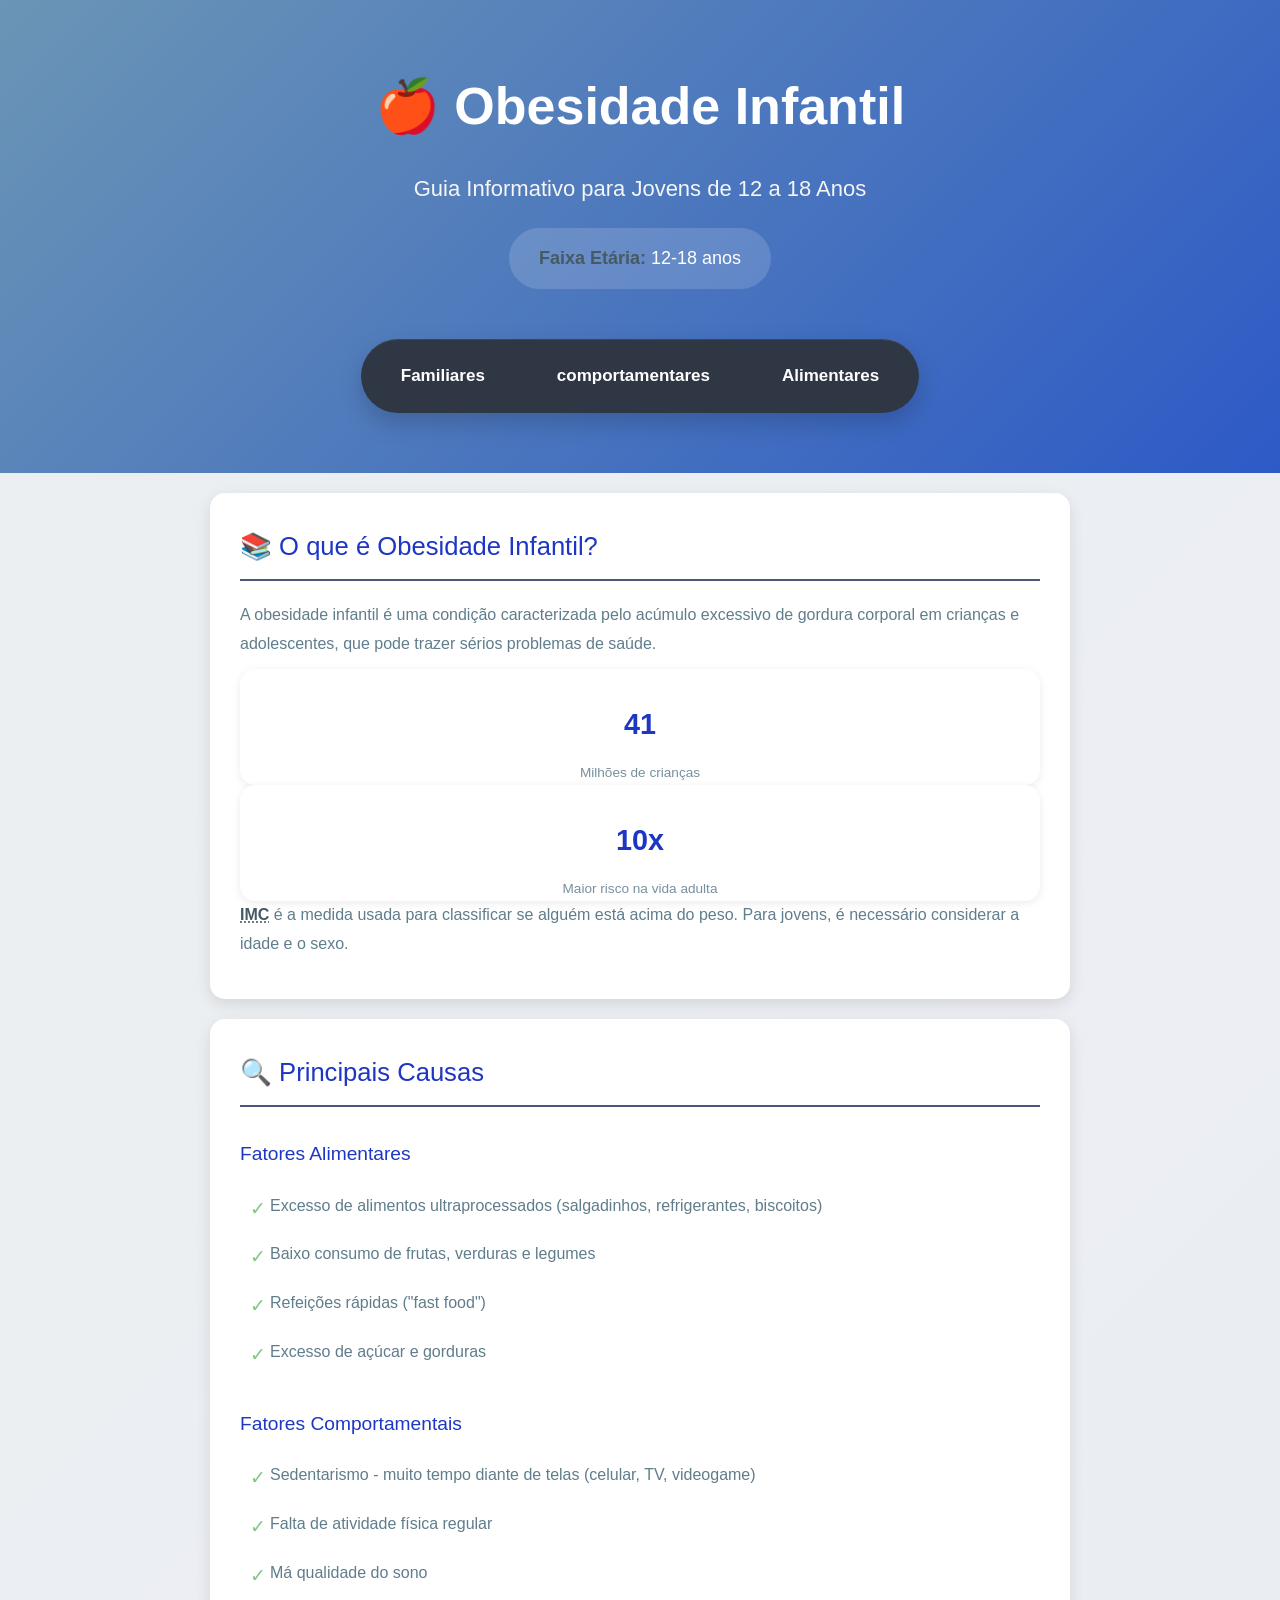
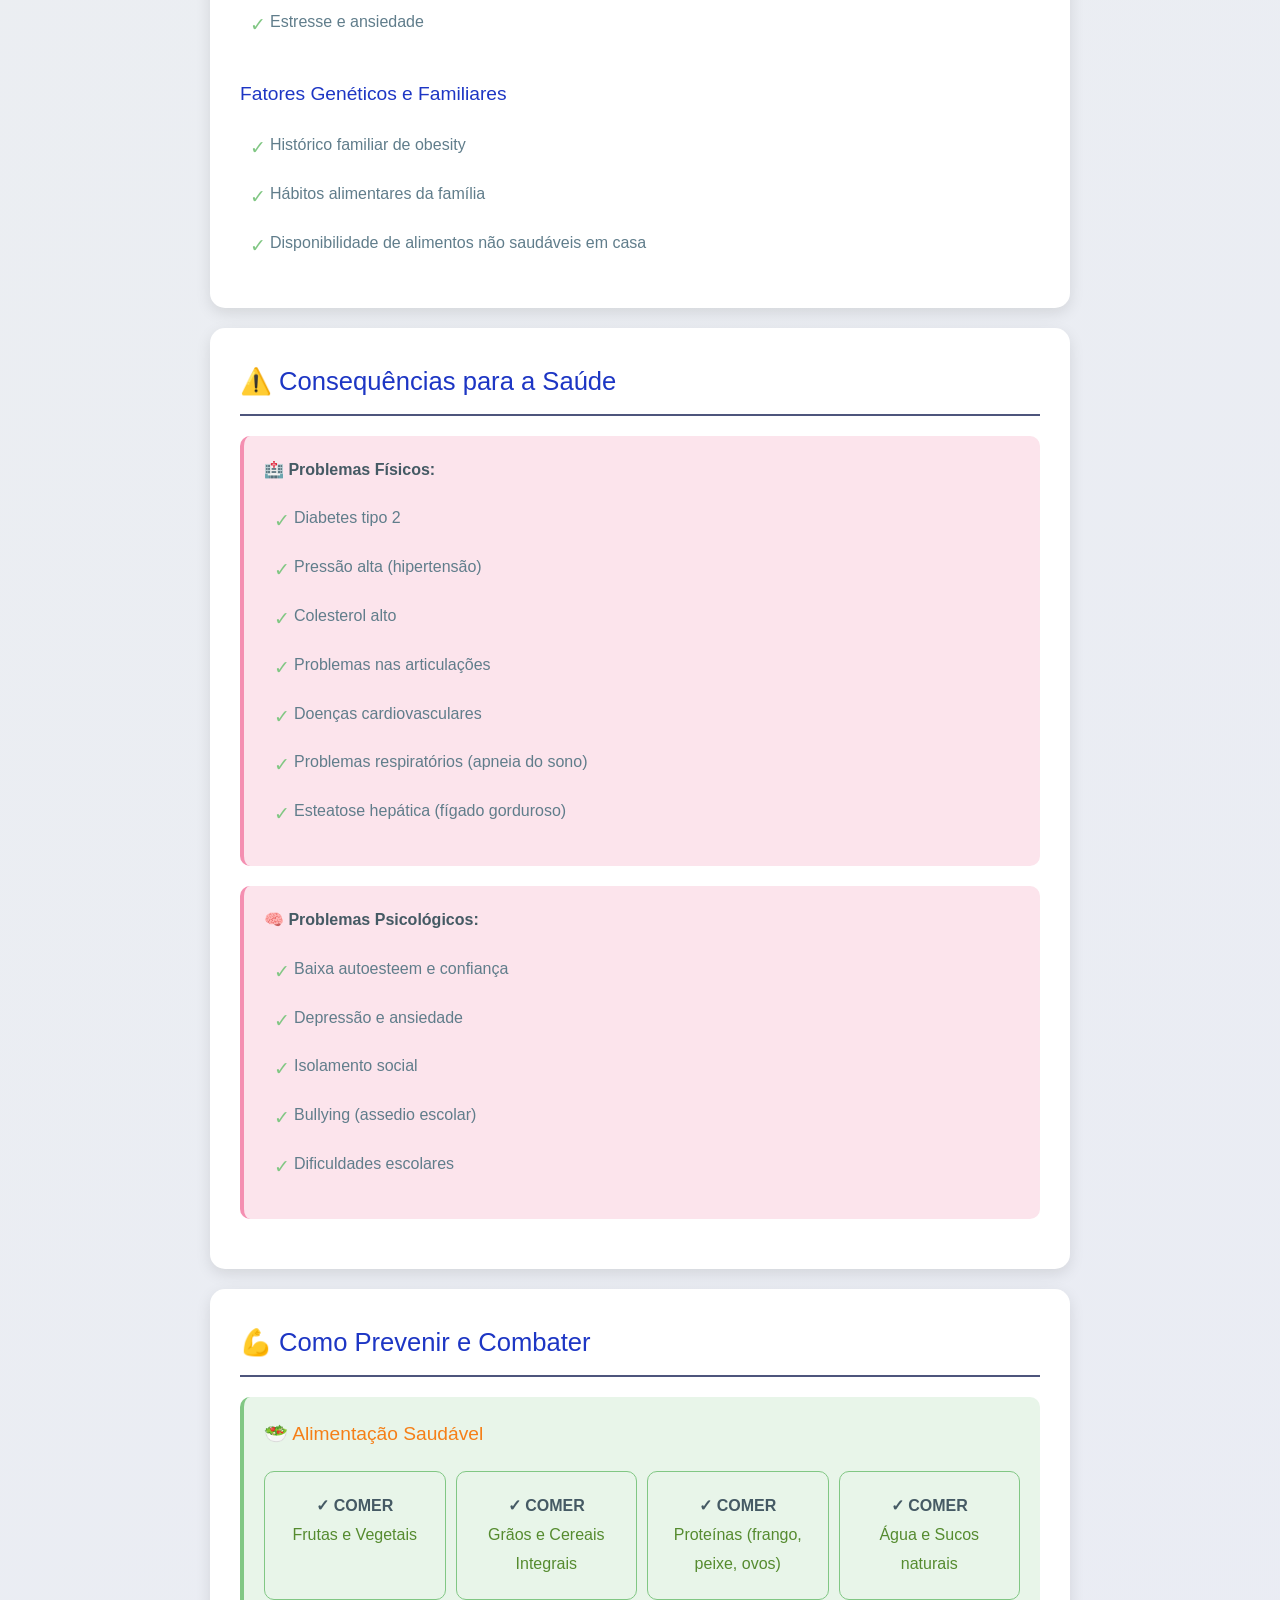
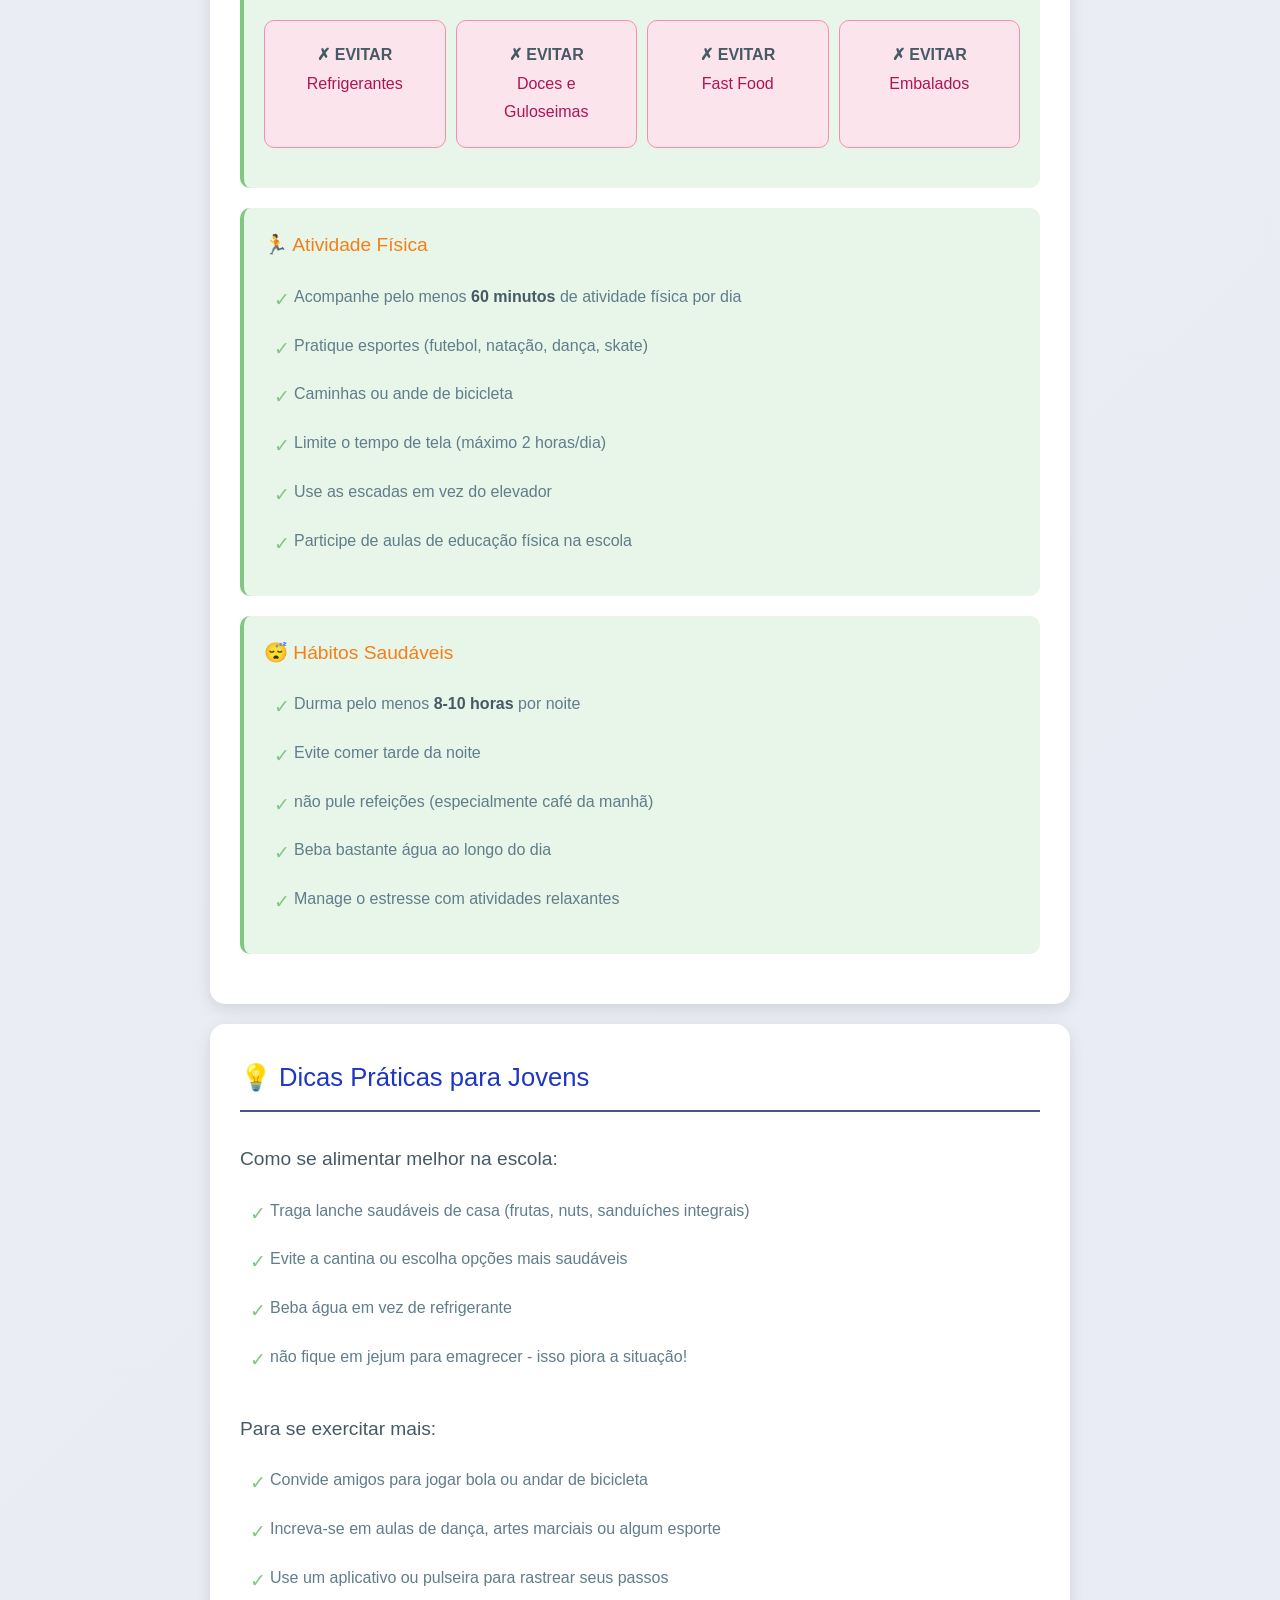
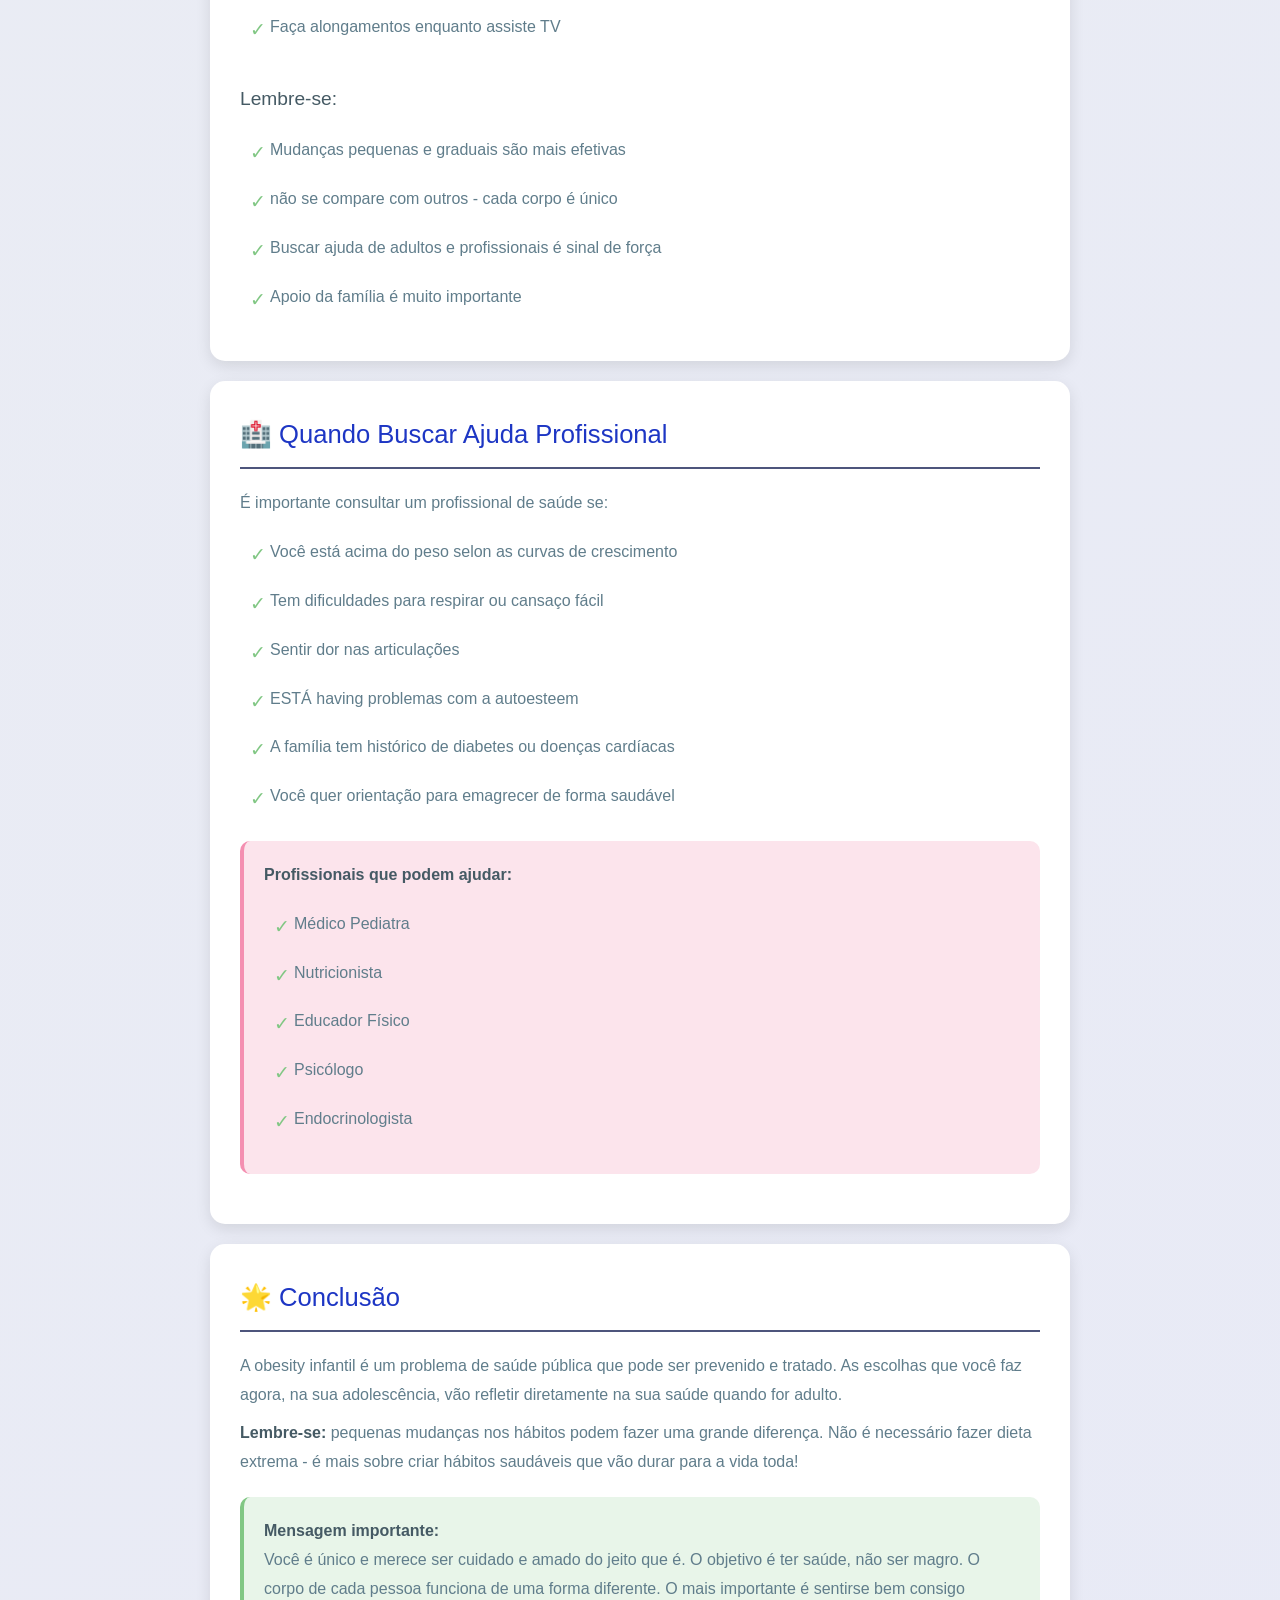
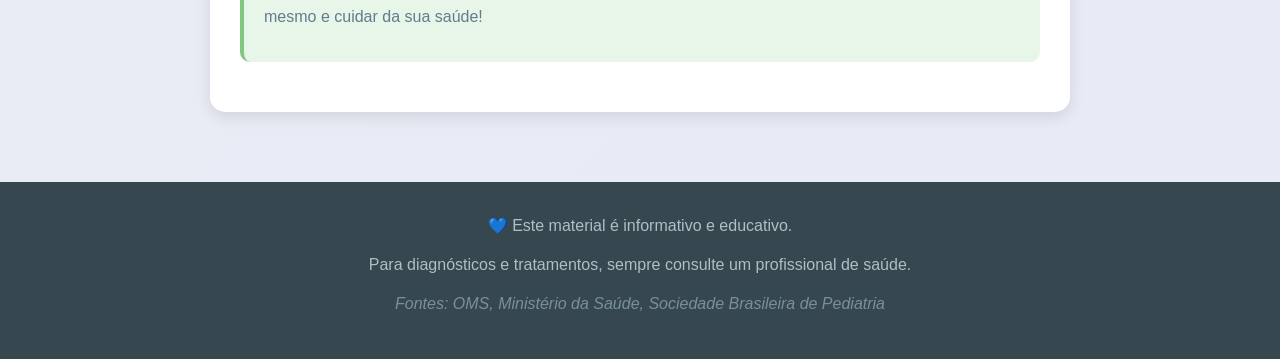
<file: Feira de Ciências/feiradeciencias.html/index.html>
<!DOCTYPE html>
<html lang="pt-BR">
<head>
    <meta charset="UTF-8">
    <meta name="viewport" content="width=device-width, initial-scale=1.0">
    <title>Obesidade Infantil - Informação e Prevenção</title>
    <link rel="stylesheet" href="style.css">

</head>
<body>

    <header class="hero">

        <h1>🍎 Obesidade Infantil</h1>
    
        <p>Guia Informativo para Jovens de 12 a 18 Anos</p>
    
        <div class="idade">
            <strong>Faixa Etária:</strong> 12-18 anos
        </div>
    
        <nav class="navbar">
            <a href="familiares.html">Familiares</a>
            <a href="comportamentares.html">comportamentares</a>
            <a href="fatores.html">Alimentares</a>
        </nav>
    
    </header>

    <div class="container">

        <!-- O que é Obesidade -->
        <div class="card">
            <h2>📚 O que é Obesidade Infantil?</h2>
            <p>A obesidade infantil é uma condição caracterizada pelo acúmulo excessivo de gordura corporal em crianças e adolescentes, que pode trazer sérios problemas de saúde.</p>
            
            <div class="stat-box">
                <div class="stat">
                    <div class="number">41</div>
                    <div class="label">Milhões de crianças</div>
                </div>
                <div class="stat">
                    <div class="number">10x</div>
                    <div class="label">Maior risco na vida adulta</div>
                </div>
            </div>

            <p><strong><abbr title="Indice de Massa Corporal">IMC</abbr></strong> é a medida usada para classificar se alguém está acima do peso. Para jovens, é necessário considerar a idade e o sexo.</p>
        </div>

        <!-- Causas -->
        <div class="card">
            <h2>🔍 Principais Causas</h2>
            
            <h3> <a href="fatores.html">Fatores Alimentares</a></h3>
            <ul>
                <li>Excesso de alimentos ultraprocessados (salgadinhos, refrigerantes, biscoitos)</li>
                <li>Baixo consumo de frutas, verduras e legumes</li>
                <li>Refeições rápidas ("fast food")</li>
                <li>Excesso de açúcar e gorduras</li>
            </ul>

            <h3> <a href="comportamentares.html">Fatores Comportamentais</a></h3>
            <ul>
                <li>Sedentarismo - muito tempo diante de telas (celular, TV, videogame)</li>
                <li>Falta de atividade física regular</li>
                <li>Má qualidade do sono</li>
                <li>Estresse e ansiedade</li>
            </ul>

            <h3> <a href="familiares.html">Fatores Genéticos e Familiares</a></h3>
            <ul>
                <li>Histórico familiar de obesity</li>
                <li>Hábitos alimentares da família</li>
                <li>Disponibilidade de alimentos não saudáveis em casa</li>
            </ul>
        </div>

        <!-- Consequências -->
        <div class="card">
            <h2>⚠️ Consequências para a Saúde</h2>
            
            <div class="warning-box">
                <strong>🏥 Problemas Físicos:</strong>
                <ul>
                    <li>Diabetes tipo 2</li>
                    <li>Pressão alta (hipertensão)</li>
                    <li>Colesterol alto</li>
                    <li>Problemas nas articulações</li>
                    <li>Doenças cardiovasculares</li>
                    <li>Problemas respiratórios (apneia do sono)</li>
                    <li>Esteatose hepática (fígado gorduroso)</li>
                </ul>
            </div>

            <div class="warning-box">
                <strong>🧠 Problemas Psicológicos:</strong>
                <ul>
                    <li>Baixa autoesteem e confiança</li>
                    <li>Depressão e ansiedade</li>
                    <li>Isolamento social</li>
                    <li>Bullying (assedio escolar)</li>
                    <li>Dificuldades escolares</li>
                </ul>
            </div>
        </div>

        <!-- Prevenção -->
        <div class="card">
            <h2>💪 Como Prevenir e Combater</h2>
            
            <div class="tip-box">
                <h3>🥗 Alimentação Saudável</h3>
                <div class="food-list">
                    <div class="food-item good">
                        <strong>✓ COMER</strong><br>
                        Frutas e Vegetais
                    </div>
                    <div class="food-item good">
                        <strong>✓ COMER</strong><br>
                        Grãos e Cereais Integrais
                    </div>
                    <div class="food-item good">
                        <strong>✓ COMER</strong><br>
                        Proteínas (frango, peixe, ovos)
                    </div>
                    <div class="food-item good">
                        <strong>✓ COMER</strong><br>
                        Água e Sucos naturais
                    </div>
                </div>
                
                <div class="food-list">
                    <div class="food-item avoid">
                        <strong>✗ EVITAR</strong><br>
                        Refrigerantes
                    </div>
                    <div class="food-item avoid">
                        <strong>✗ EVITAR</strong><br>
                        Doces e Guloseimas
                    </div>
                    <div class="food-item avoid">
                        <strong>✗ EVITAR</strong><br>
                        Fast Food
                    </div>
                    <div class="food-item avoid">
                        <strong>✗ EVITAR</strong><br>
                        Embalados
                    </div>
                </div>
            </div>

            <div class="tip-box">
                <h3>🏃 Atividade Física</h3>
                <ul>
                    <li>Acompanhe pelo menos <strong>60 minutos</strong> de atividade física por dia</li>
                    <li>Pratique esportes (futebol, natação, dança, skate)</li>
                    <li>Caminhas ou ande de bicicleta</li>
                    <li>Limite o tempo de tela (máximo 2 horas/dia)</li>
                    <li>Use as escadas em vez do elevador</li>
                    <li>Participe de aulas de educação física na escola</li>
                </ul>
            </div>

            <div class="tip-box">
                <h3>😴 Hábitos Saudáveis</h3>
                <ul>
                    <li>Durma pelo menos <strong>8-10 horas</strong> por noite</li>
                    <li>Evite comer tarde da noite</li>
                    <li>não pule refeições (especialmente café da manhã)</li>
                    <li>Beba bastante água ao longo do dia</li>
                    <li>Manage o estresse com atividades relaxantes</li>
                </ul>
            </div>
        </div>

        <!-- Dicas Práticas -->
        <div class="card">
            <h2>💡 Dicas Práticas para Jovens</h2>
            
            <h3>Como se alimentar melhor na escola:</h3>
            <ul>
                <li>Traga lanche saudáveis de casa (frutas, nuts, sanduíches integrais)</li>
                <li>Evite a cantina ou escolha opções mais saudáveis</li>
                <li>Beba água em vez de refrigerante</li>
                <li>não fique em jejum para emagrecer - isso piora a situação!</li>
            </ul>

            <h3>Para se exercitar mais:</h3>
            <ul>
                <li>Convide amigos para jogar bola ou andar de bicicleta</li>
                <li>Increva-se em aulas de dança, artes marciais ou algum esporte</li>
                <li>Use um aplicativo ou pulseira para rastrear seus passos</li>
                <li>Faça alongamentos enquanto assiste TV</li>
            </ul>

            <h3>Lembre-se:</h3>
            <ul>
                <li>Mudanças pequenas e graduais são mais efetivas</li>
                <li>não se compare com outros - cada corpo é único</li>
                <li>Buscar ajuda de adultos e profissionais é sinal de força</li>
                <li>Apoio da família é muito importante</li>
            </ul>
        </div>

        <!-- Quando Buscar Ajuda -->
        <div class="card">
            <h2>🏥 Quando Buscar Ajuda Profissional</h2>
            <p>É importante consultar um profissional de saúde se:</p>
            <ul>
                <li>Você está acima do peso selon as curvas de crescimento</li>
                <li>Tem dificuldades para respirar ou cansaço fácil</li>
                <li>Sentir dor nas articulações</li>
                <li>ESTÁ having problemas com a autoesteem</li>
                <li>A família tem histórico de diabetes ou doenças cardíacas</li>
                <li>Você quer orientação para emagrecer de forma saudável</li>
            </ul>
            
            <div class="warning-box">
                <strong>Profissionais que podem ajudar:</strong>
                <ul>
                    <li>Médico Pediatra</li>
                    <li>Nutricionista</li>
                    <li>Educador Físico</li>
                    <li>Psicólogo</li>
                    <li>Endocrinologista</li>
                </ul>
            </div>
        </div>

        <!-- Conclusão -->
        <div class="card">
            <h2>🌟 Conclusão</h2>
            <p>A obesity infantil é um problema de saúde pública que pode ser prevenido e tratado. As escolhas que você faz agora, na sua adolescência, vão refletir diretamente na sua saúde quando for adulto.</p>
            
            <p><strong>Lembre-se:</strong> pequenas mudanças nos hábitos podem fazer uma grande diferença. Não é necessário fazer dieta extrema - é mais sobre criar hábitos saudáveis que vão durar para a vida toda!</p>
            
            <div class="tip-box">
                <strong>Mensagem importante:</strong>
                <p>Você é único e merece ser cuidado e amado do jeito que é. O objetivo é ter saúde, não ser magro. O corpo de cada pessoa funciona de uma forma diferente. O mais importante é sentirse bem consigo mesmo e cuidar da sua saúde!</p>
            </div>
        </div>

    </div>

    <footer>
        <p>💙 Este material é informativo e educativo.</p>
        <p>Para diagnósticos e tratamentos, sempre consulte um profissional de saúde.</p>
        <p><em>Fontes: OMS, Ministério da Saúde, Sociedade Brasileira de Pediatria</em></p>
    </footer>

</body>
</html>
</file>
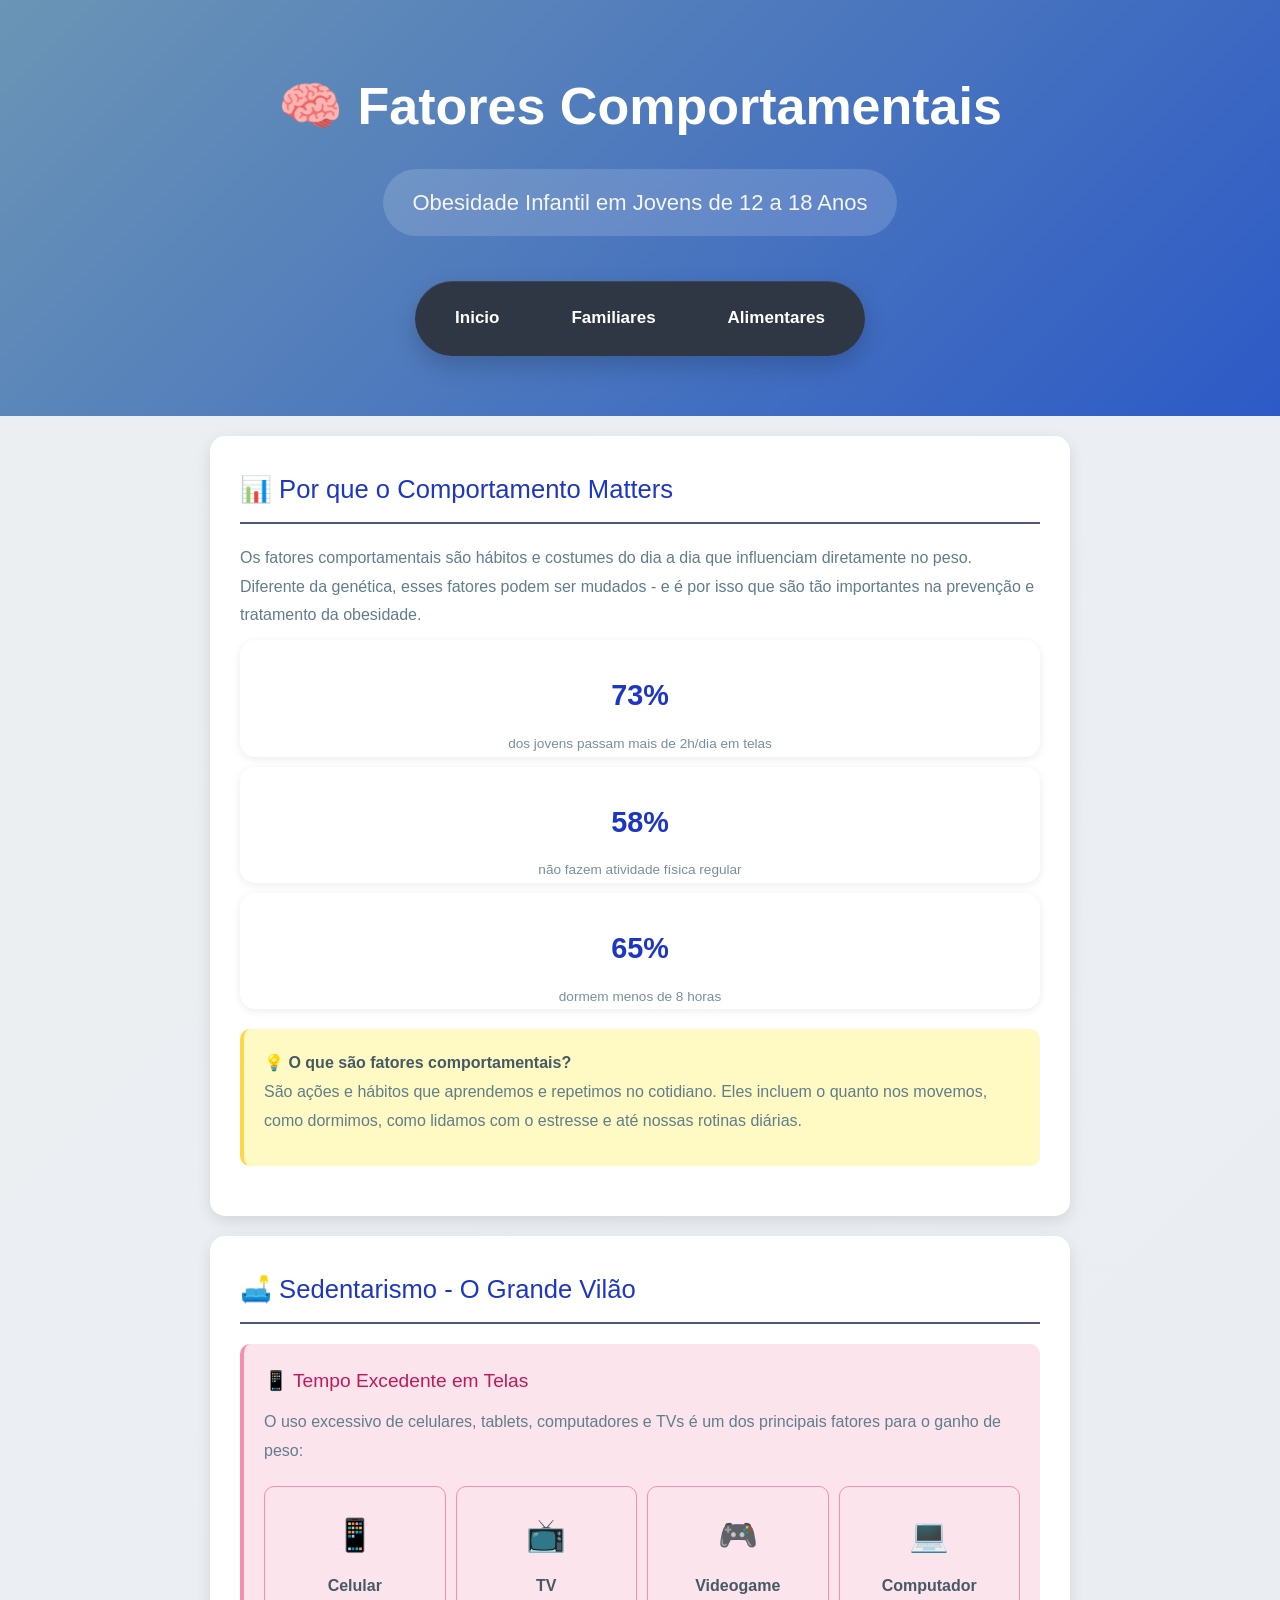
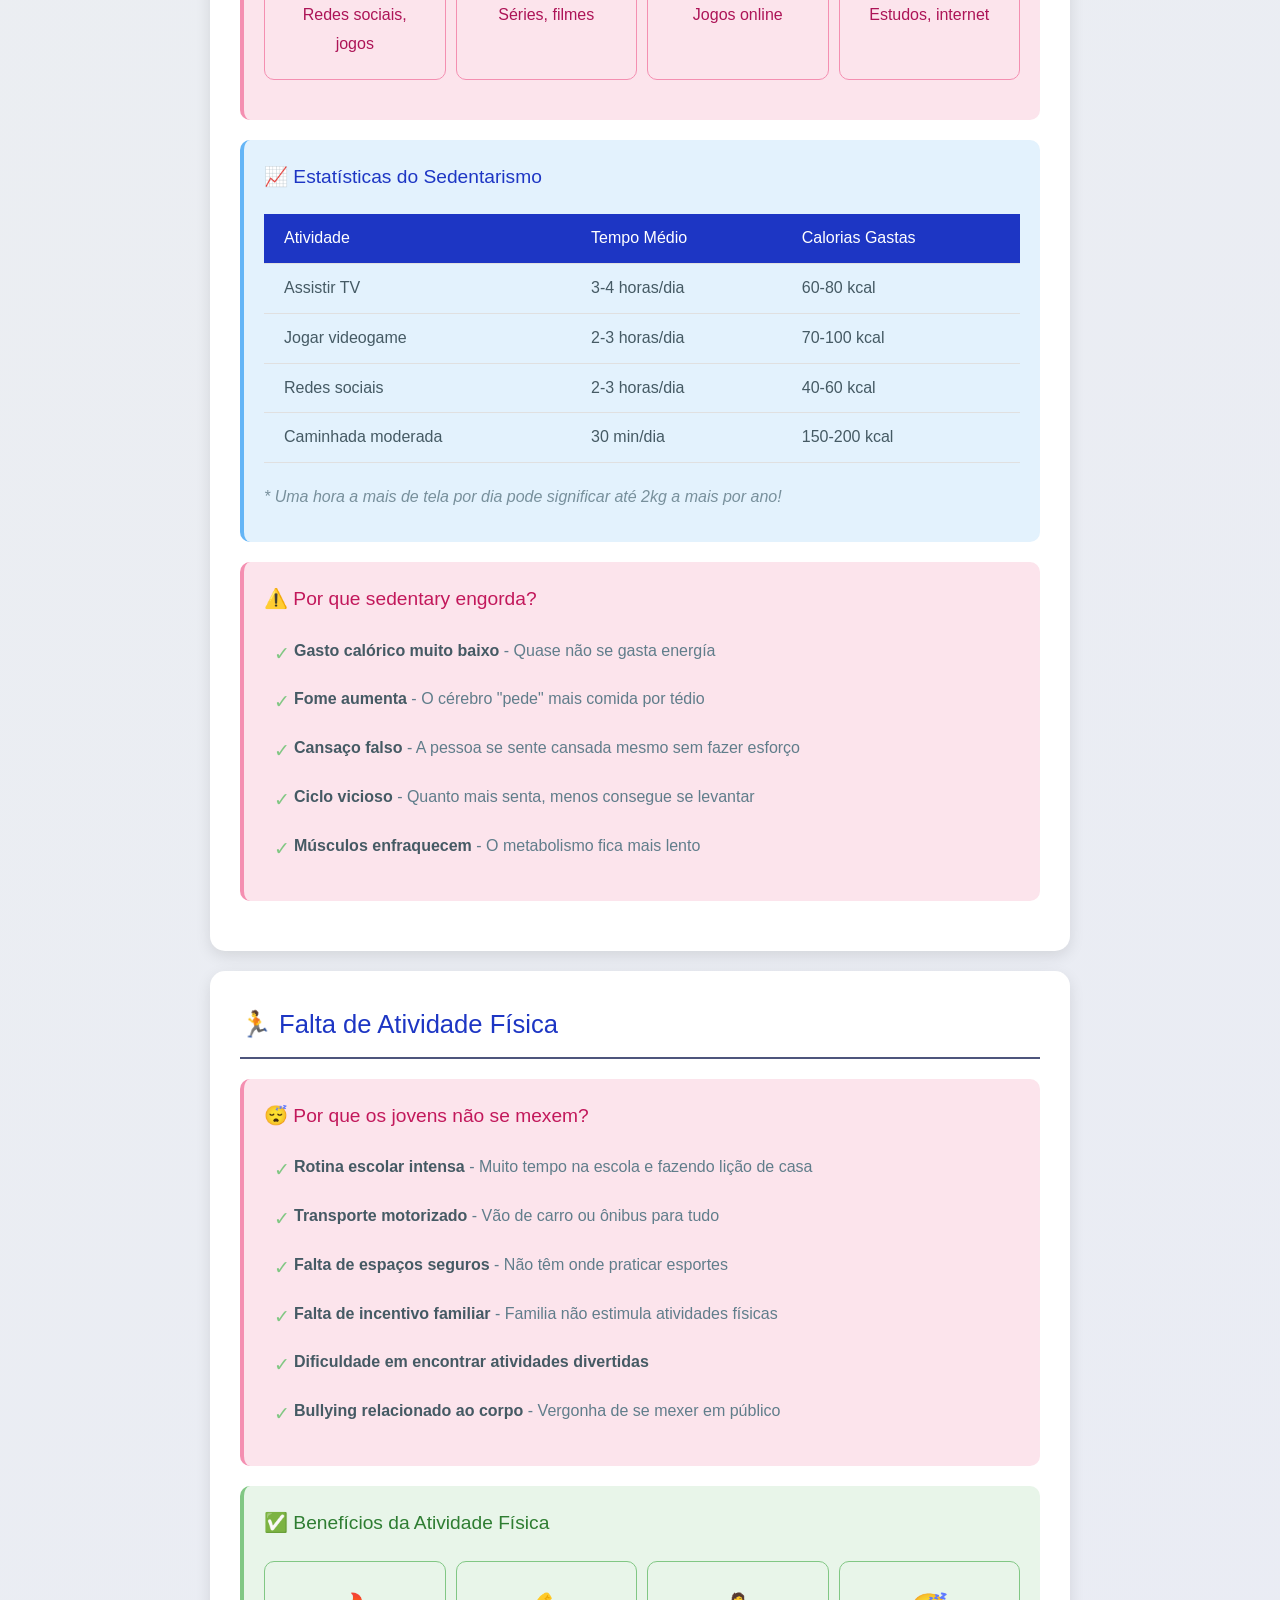
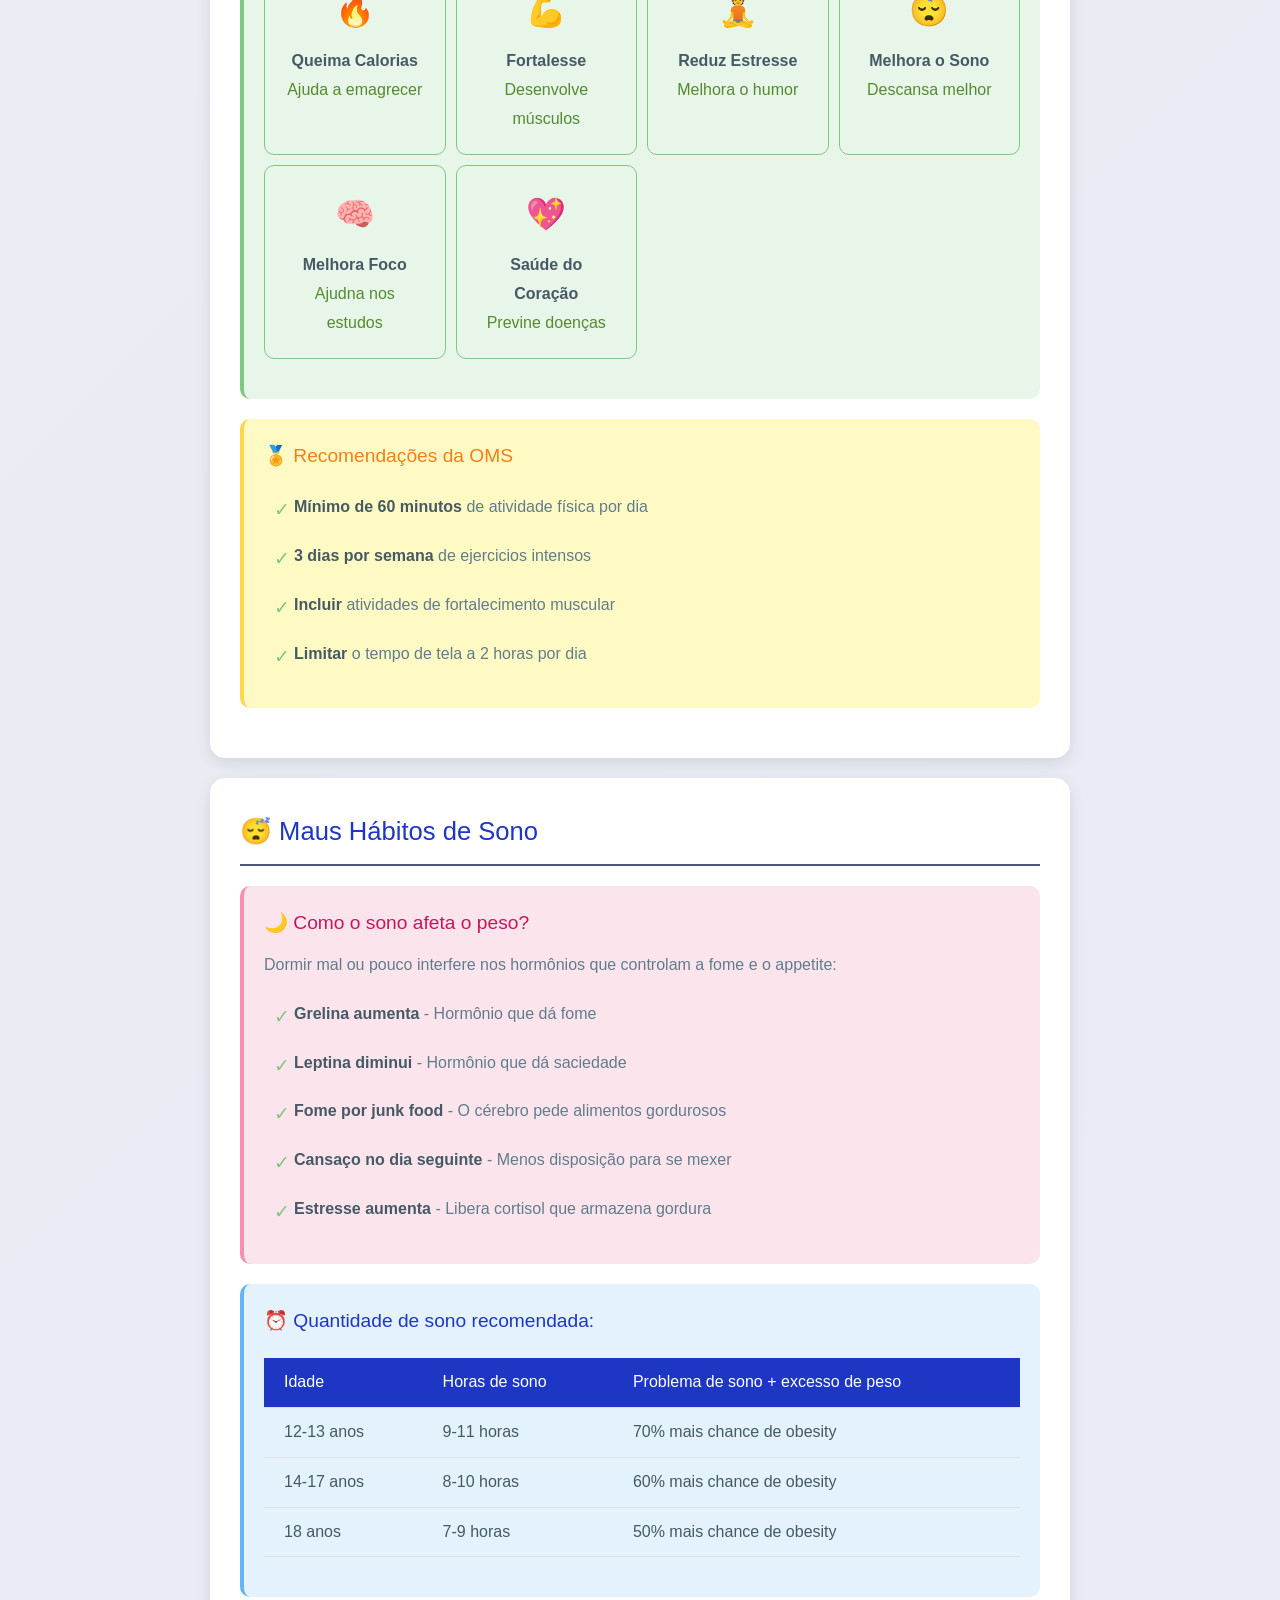
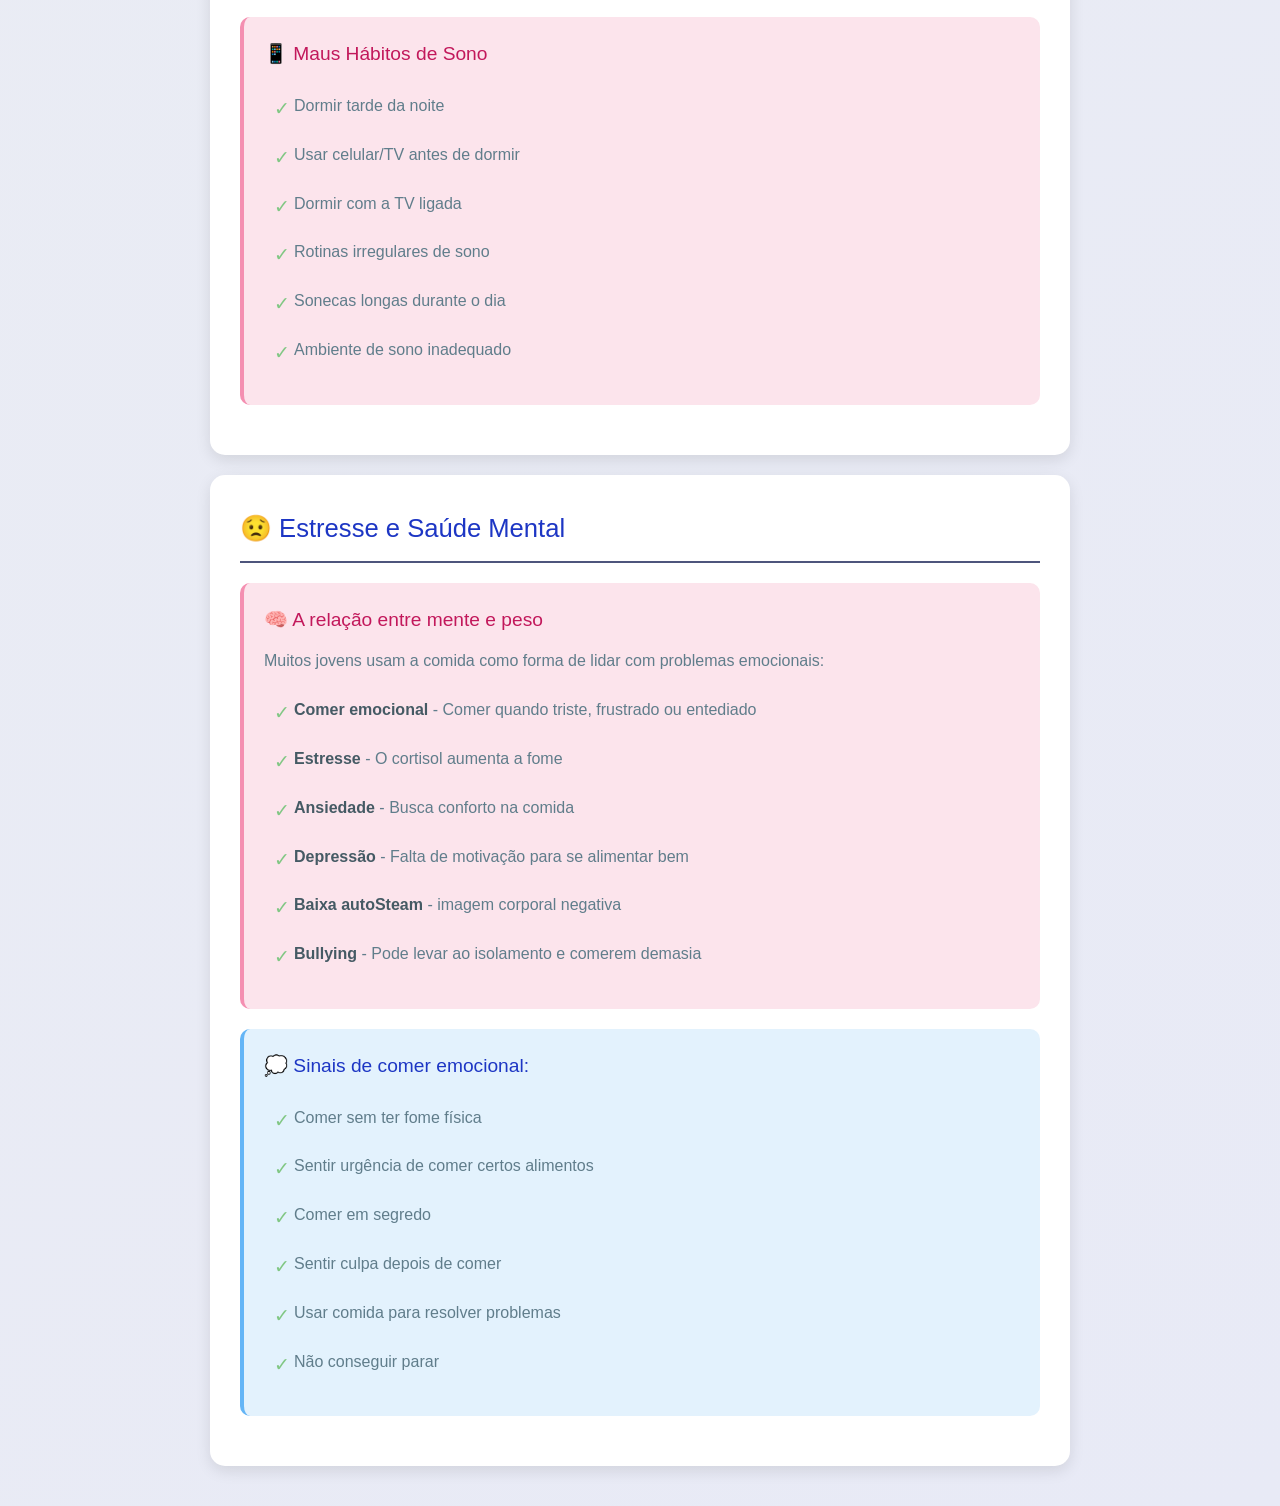
<file: Feira de Ciências/feiradeciencias.html/comportamentares.html>
<!DOCTYPE html>
<html lang="pt-BR">
<head>
    <meta charset="UTF-8">
    <meta name="viewport" content="width=device-width, initial-scale=1.0">
    <title>Fatores Comportamentais - Obesidade Infantil</title>
    <link rel="stylesheet" href="style.css">

</head>
<body>

    <header class="hero">

        <h1>🧠 Fatores Comportamentais</h1>
    
        <p class="idade">Obesidade Infantil em Jovens de 12 a 18 Anos</p>
    
        <nav class="navbar">
            <a href="index.html">Inicio</a>
            <a href="familiares.html">Familiares</a>
            <a href="fatores.html">Alimentares</a>
        </nav>
    
    </header>

    <div class="container">

        <!-- Introdução -->
        <div class="card">
            <h2>📊 Por que o Comportamento Matters</h2>
            
            <p>Os fatores comportamentais são hábitos e costumes do dia a dia que influenciam diretamente no peso. Diferente da genética, esses fatores podem ser mudados - e é por isso que são tão importantes na prevenção e tratamento da obesidade.</p>

            <div class="stat-row">
                <div class="stat-item">
                    <div class="number">73%</div>
                    <div>dos jovens passam mais de 2h/dia em telas</div>
                </div>
                <div class="stat-item">
                    <div class="number">58%</div>
                    <div>não fazem atividade física regular</div>
                </div>
                <div class="stat-item">
                    <div class="number">65%</div>
                        <div>dormem menos de 8 horas</div>
                </div>
            </div>

            <div class="highlight-box">
                <strong>💡 O que são fatores comportamentais?</strong>
                <p>São ações e hábitos que aprendemos e repetimos no cotidiano. Eles incluem o quanto nos movemos, como dormimos, como lidamos com o estresse e até nossas rotinas diárias.</p>
            </div>
        </div>

        <!-- Sedentarismo -->
        <div class="card">
            <h2>🛋️ Sedentarismo - O Grande Vilão</h2>

            <div class="danger-box">
                <h3>📱 Tempo Excedente em Telas</h3>
                <p>O uso excessivo de celulares, tablets, computadores e TVs é um dos principais fatores para o ganho de peso:</p>
                
                <div class="icon-grid">
                    <div class="icon-card bad">
                        <div class="icon">📱</div>
                        <strong>Celular</strong><br>
                        Redes sociais, jogos
                    </div>
                    <div class="icon-card bad">
                        <div class="icon">📺</div>
                        <strong>TV</strong><br>
                        Séries, filmes
                    </div>
                    <div class="icon-card bad">
                        <div class="icon">🎮</div>
                        <strong>Videogame</strong><br>
                        Jogos online
                    </div>
                    <div class="icon-card bad">
                        <div class="icon">💻</div>
                        <strong>Computador</strong><br>
                        Estudos, internet
                    </div>
                </div>
            </div>

            <div class="info-box">
                <h3>📈 Estatísticas do Sedentarismo</h3>
                <table>
                    <tr>
                        <th>Atividade</th>
                        <th>Tempo Médio</th>
                        <th>Calorias Gastas</th>
                    </tr>
                    <tr>
                        <td>Assistir TV</td>
                        <td>3-4 horas/dia</td>
                        <td>60-80 kcal</td>
                    </tr>
                    <tr>
                        <td>Jogar videogame</td>
                        <td>2-3 horas/dia</td>
                        <td>70-100 kcal</td>
                    </tr>
                    <tr>
                        <td>Redes sociais</td>
                        <td>2-3 horas/dia</td>
                        <td>40-60 kcal</td>
                    </tr>
                    <tr>
                        <td>Caminhada moderada</td>
                        <td>30 min/dia</td>
                        <td>150-200 kcal</td>
                    </tr>
                </table>
                <p><em>* Uma hora a mais de tela por dia pode significar até 2kg a mais por ano!</em></p>
            </div>

            <div class="danger-box">
                <h3>⚠️ Por que sedentary engorda?</h3>
                <ul>
                    <li><strong>Gasto calórico muito baixo</strong> - Quase não se gasta energía</li>
                    <li><strong>Fome aumenta</strong> - O cérebro "pede" mais comida por tédio</li>
                    <li><strong>Cansaço falso</strong> - A pessoa se sente cansada mesmo sem fazer esforço</li>
                    <li><strong>Ciclo vicioso</strong> - Quanto mais senta, menos consegue se levantar</li>
                    <li><strong>Músculos enfraquecem</strong> - O metabolismo fica mais lento</li>
                </ul>
            </div>
        </div>

        <!-- Falta de Atividade Física -->
        <div class="card">
            <h2>🏃 Falta de Atividade Física</h2>

            <div class="danger-box">
                <h3>😴 Por que os jovens não se mexem?</h3>
                <ul>
                    <li><strong>Rotina escolar intensa</strong> - Muito tempo na escola e fazendo lição de casa</li>
                    <li><strong>Transporte motorizado</strong> - Vão de carro ou ônibus para tudo</li>
                    <li><strong>Falta de espaços seguros</strong> - Não têm onde praticar esportes</li>
                    <li><strong>Falta de incentivo familiar</strong> - Familia não estimula atividades físicas</li>
                    <li><strong>Dificuldade em encontrar atividades divertidas</strong></li>
                    <li><strong>Bullying relacionado ao corpo</strong> - Vergonha de se mexer em público</li>
                </ul>
            </div>

            <div class="safe-box">
                <h3>✅ Benefícios da Atividade Física</h3>
                <div class="icon-grid">
                    <div class="icon-card good">
                        <div class="icon">🔥</div>
                        <strong>Queima Calorias</strong><br>
                        Ajuda a emagrecer
                    </div>
                    <div class="icon-card good">
                        <div class="icon">💪</div>
                        <strong>Fortalesse</strong><br>
                        Desenvolve músculos
                    </div>
                    <div class="icon-card good">
                        <div class="icon">🧘</div>
                        <strong>Reduz Estresse</strong><br>
                        Melhora o humor
                    </div>
                    <div class="icon-card good">
                        <div class="icon">😴</div>
                        <strong>Melhora o Sono</strong><br>
                        Descansa melhor
                    </div>
                    <div class="icon-card good">
                        <div class="icon">🧠</div>
                        <strong>Melhora Foco</strong><br>
                        Ajudna nos estudos
                    </div>
                    <div class="icon-card good">
                        <div class="icon">💖</div>
                        <strong>Saúde do Coração</strong><br>
                        Previne doenças
                    </div>
                </div>
            </div>

            <div class="highlight-box">
                <h3>🏅 Recomendações da OMS</h3>
                <ul>
                    <li><strong>Mínimo de 60 minutos</strong> de atividade física por dia</li>
                    <li><strong>3 dias por semana</strong> de ejercicios intensos</li>
                    <li><strong>Incluir</strong> atividades de fortalecimento muscular</li>
                    <li><strong>Limitar</strong> o tempo de tela a 2 horas por dia</li>
                </ul>
            </div>
        </div>

        <!-- Maus Hábitos de Sono -->
        <div class="card">
            <h2>😴 Maus Hábitos de Sono</h2>

            <div class="danger-box">
                <h3>🌙 Como o sono afeta o peso?</h3>
                <p>Dormir mal ou pouco interfere nos hormônios que controlam a fome e o appetite:</p>
                <ul>
                    <li><strong>Grelina aumenta</strong> - Hormônio que dá fome</li>
                    <li><strong>Leptina diminui</strong> - Hormônio que dá saciedade</li>
                    <li><strong>Fome por junk food</strong> - O cérebro pede alimentos gordurosos</li>
                    <li><strong>Cansaço no dia seguinte</strong> - Menos disposição para se mexer</li>
                    <li><strong>Estresse aumenta</strong> - Libera cortisol que armazena gordura</li>
                </ul>
            </div>

            <div class="info-box">
                <h3>⏰ Quantidade de sono recomendada:</h3>
                <table>
                    <tr>
                        <th>Idade</th>
                        <th>Horas de sono</th>
                        <th>Problema de sono + excesso de peso</th>
                    </tr>
                    <tr>
                        <td>12-13 anos</td>
                        <td>9-11 horas</td>
                        <td>70% mais chance de obesity</td>
                    </tr>
                    <tr>
                        <td>14-17 anos</td>
                        <td>8-10 horas</td>
                        <td>60% mais chance de obesity</td>
                    </tr>
                    <tr>
                        <td>18 anos</td>
                        <td>7-9 horas</td>
                        <td>50% mais chance de obesity</td>
                    </tr>
                </table>
            </div>

            <div class="danger-box">
                <h3>📱 Maus Hábitos de Sono</h3>
                <ul>
                    <li>Dormir tarde da noite</li>
                    <li>Usar celular/TV antes de dormir</li>
                    <li>Dormir com a TV ligada</li>
                    <li>Rotinas irregulares de sono</li>
                    <li>Sonecas longas durante o dia</li>
                    <li>Ambiente de sono inadequado</li>
                </ul>
            </div>
        </div>

        <!-- Estresse e Saúde Mental -->
        <div class="card">
            <h2>😟 Estresse e Saúde Mental</h2>

            <div class="danger-box">
                <h3>🧠 A relação entre mente e peso</h3>
                <p>Muitos jovens usam a comida como forma de lidar com problemas emocionais:</p>
                <ul>
                    <li><strong>Comer emocional</strong> - Comer quando triste, frustrado ou entediado</li>
                    <li><strong>Estresse</strong> - O cortisol aumenta a fome</li>
                    <li><strong>Ansiedade</strong> - Busca conforto na comida</li>
                    <li><strong>Depressão</strong> - Falta de motivação para se alimentar bem</li>
                    <li><strong>Baixa autoSteam</strong> - imagem corporal negativa</li>
                    <li><strong>Bullying</strong> - Pode levar ao isolamento e comerem demasia</li>
                </ul>
            </div>

            <div class="info-box">
                <h3>💭 Sinais de comer emocional:</h3>
                <ul>
                    <li>Comer sem ter fome física</li>
                    <li>Sentir urgência de comer certos alimentos</li>
                    <li>Comer em segredo</li>
                    <li>Sentir culpa depois de comer</li>
                    <li>Usar comida para resolver problemas</li>
                    <li>Não conseguir parar
</file>
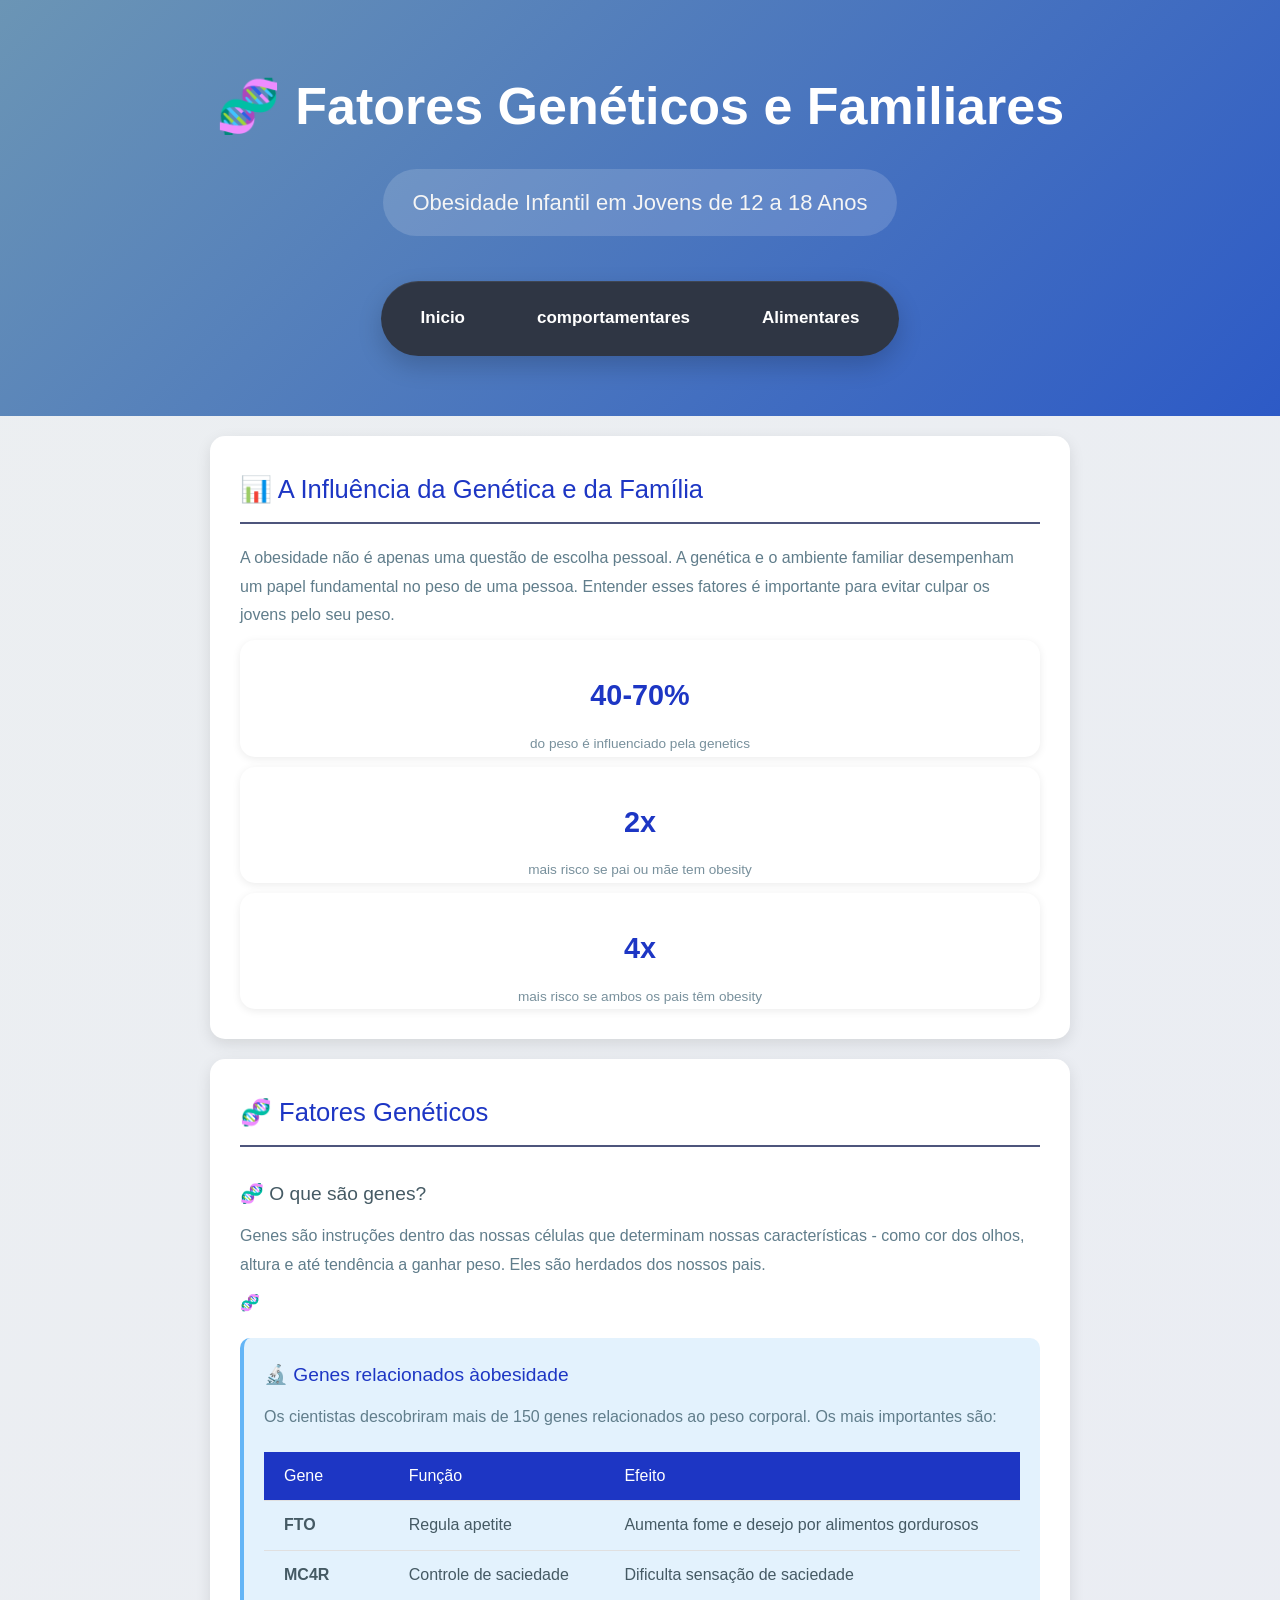
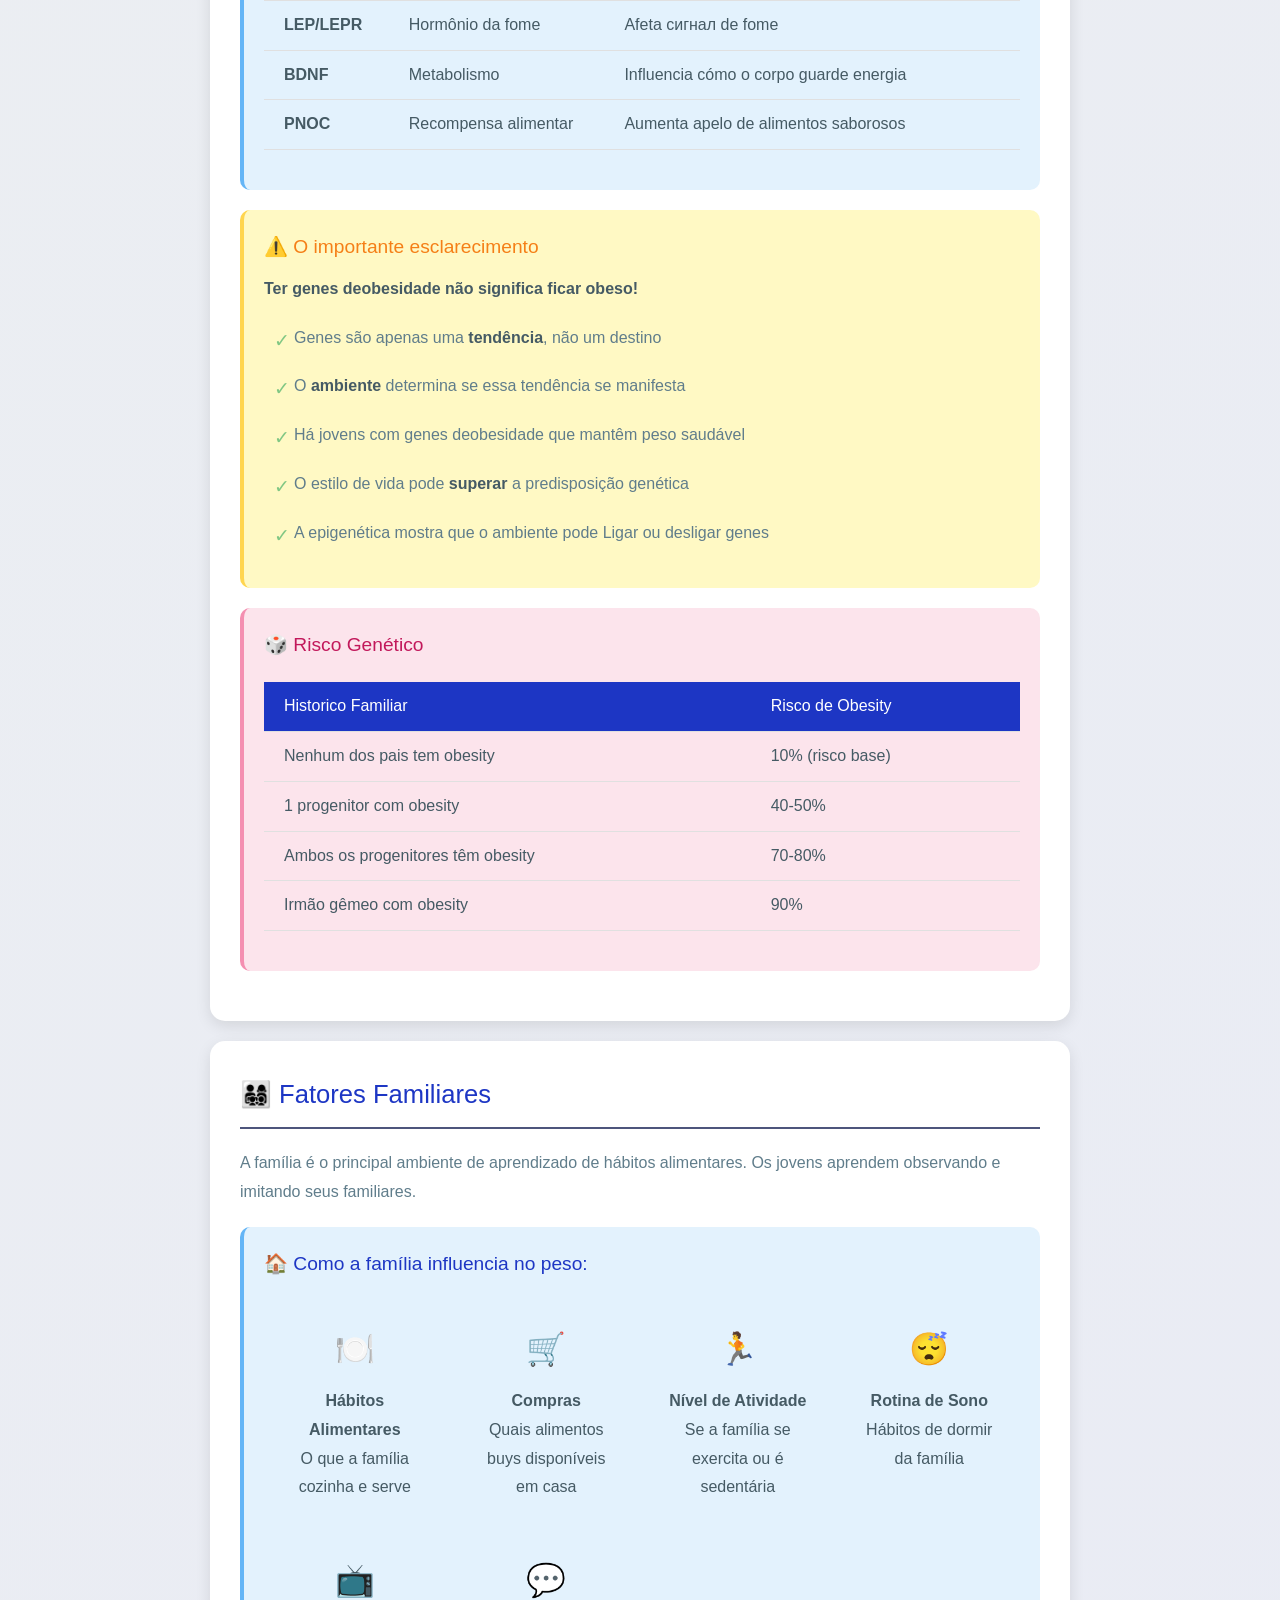
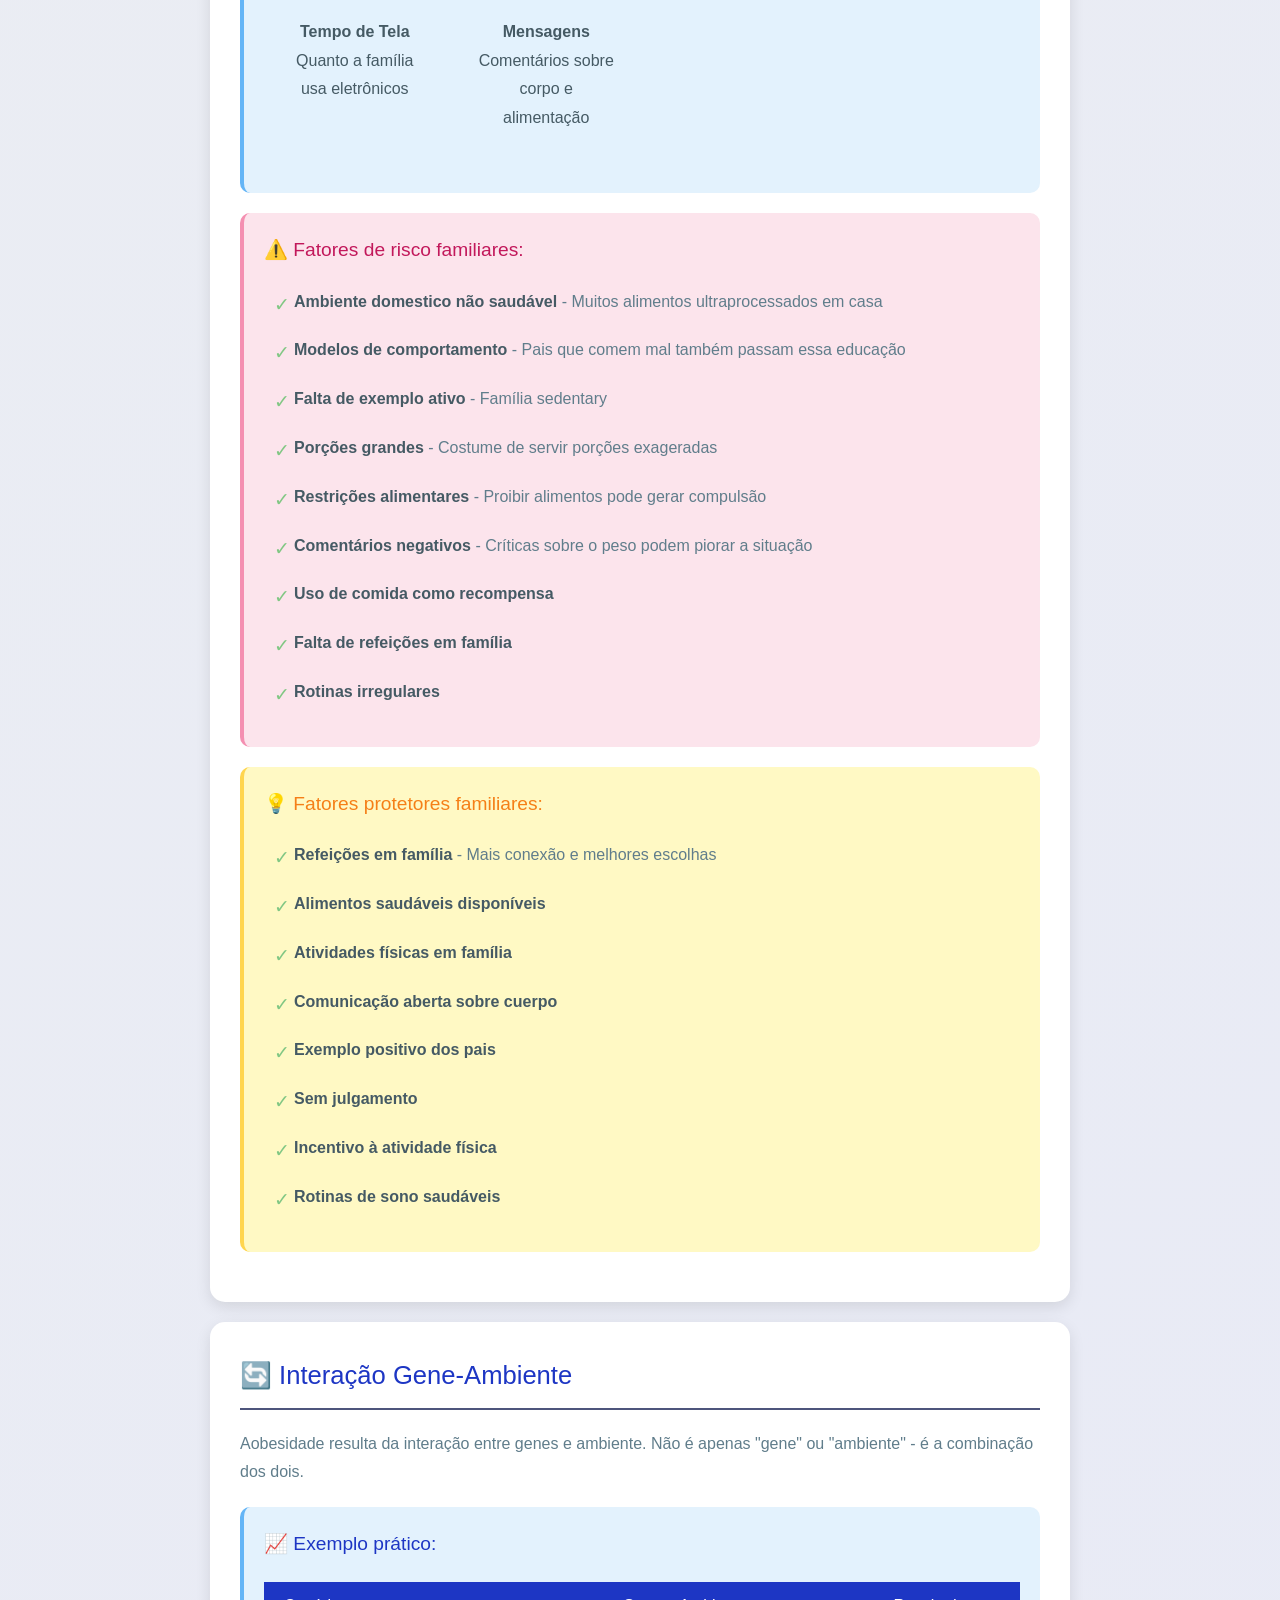
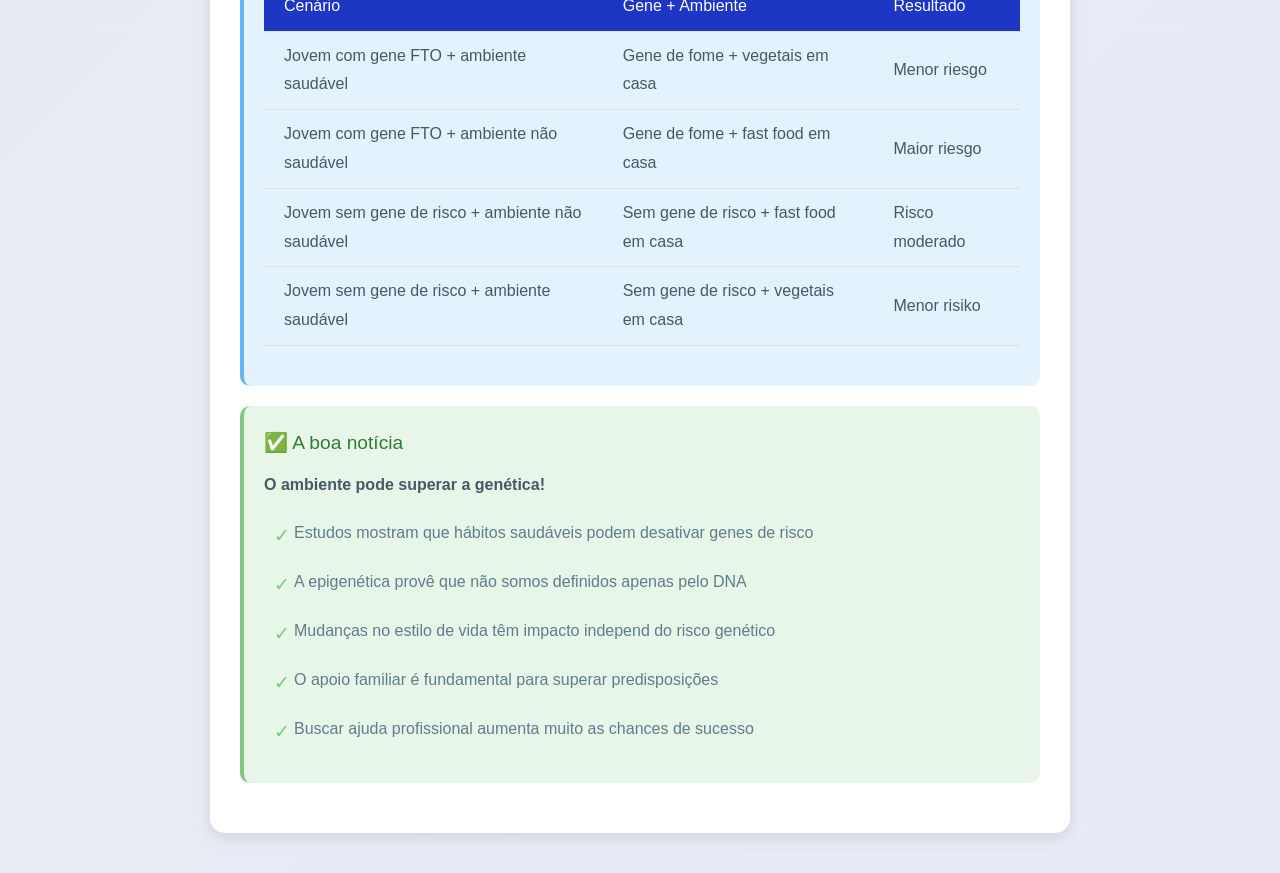
<file: Feira de Ciências/feiradeciencias.html/familiares.html>
<!DOCTYPE html>
<html lang="pt-BR">
<head>
    <meta charset="UTF-8">
    <meta name="viewport" content="width=device-width, initial-scale=1.0">
    <title>Fatores Genéticos e Familiares - Obesidade Infantil</title>
    <link rel="stylesheet" href="style.css">

</head>
<body>

    <header class="hero">

        <h1>🧬 Fatores Genéticos e Familiares</h1>
    
        <p class="idade">Obesidade Infantil em Jovens de 12 a 18 Anos</p>
    
        <nav class="navbar">
            <a href="index.html">Inicio</a>
            <a href="comportamentares.html">comportamentares</a>
            <a href="fatores.html">Alimentares</a>
        </nav>
    
    </header>

    <div class="container">

        <!-- Introdução -->
        <div class="card">
            <h2>📊 A Influência da Genética e da Família</h2>
            
            <p>A obesidade não é apenas uma questão de escolha pessoal. A genética e o ambiente familiar desempenham um papel fundamental no peso de uma pessoa. Entender esses fatores é importante para evitar culpar os jovens pelo seu peso.</p>

            <div class="stat-row">
                <div class="stat-item">
                    <div class="number">40-70%</div>
                    <div>do peso é influenciado pela genetics</div>
                </div>
                <div class="stat-item">
                    <div class="number">2x</div>
                    <div>mais risco se pai ou mãe tem obesity</div>
                </div>
                <div class="stat-item">
                    <div class="number">4x</div>
                    <div>mais risco se ambos os pais têm obesity</div>
                </div>
            </div>
        </div>

        <!-- Fatores Genéticos -->
        <div class="card">
            <h2>🧬 Fatores Genéticos</h2>

            <div class="gene-box">
                <h3>🧬 O que são genes?</h3>
                <p>Genes são instruções dentro das nossas células que determinam nossas características - como cor dos olhos, altura e até tendência a ganhar peso. Eles são herdados dos nossos pais.</p>
                
                <div class="dna-helix">🧬</div>
            </div>

            <div class="info-box">
                <h3>🔬 Genes relacionados àobesidade</h3>
                <p>Os cientistas descobriram mais de 150 genes relacionados ao peso corporal. Os mais importantes são:</p>
                
                <table>
                    <tr>
                        <th>Gene</th>
                        <th>Função</th>
                        <th>Efeito</th>
                    </tr>
                    <tr>
                        <td><strong>FTO</strong></td>
                        <td>Regula apetite</td>
                        <td>Aumenta fome e desejo por alimentos gordurosos</td>
                    </tr>
                    <tr>
                        <td><strong>MC4R</strong></td>
                        <td>Controle de saciedade</td>
                        <td>Dificulta sensação de saciedade</td>
                    </tr>
                    <tr>
                        <td><strong>LEP/LEPR</strong></td>
                        <td>Hormônio da fome</td>
                        <td>Afeta сигнал de fome</td>
                    </tr>
                    <tr>
                        <td><strong>BDNF</strong></td>
                        <td>Metabolismo</td>
                        <td>Influencia cómo o corpo guarde energia</td>
                    </tr>
                    <tr>
                        <td><strong>PNOC</strong></td>
                        <td>Recompensa alimentar</td>
                        <td>Aumenta apelo de alimentos saborosos</td>
                    </tr>
                </table>
            </div>

            <div class="highlight-box">
                <h3>⚠️ O importante esclarecimento</h3>
                <p><strong>Ter genes deobesidade não significa ficar obeso!</strong></p>
                <ul>
                    <li>Genes são apenas uma <strong>tendência</strong>, não um destino</li>
                    <li>O <strong>ambiente</strong> determina se essa tendência se manifesta</li>
                    <li>Há jovens com genes deobesidade que mantêm peso saudável</li>
                    <li>O estilo de vida pode <strong>superar</strong> a predisposição genética</li>
                    <li>A epigenética mostra que o ambiente pode Ligar ou desligar genes</li>
                </ul>
            </div>

            <div class="danger-box">
                <h3>🎲 Risco Genético</h3>
                <table>
                    <tr>
                        <th>Historico Familiar</th>
                        <th>Risco de Obesity</th>
                    </tr>
                    <tr>
                        <td>Nenhum dos pais tem obesity</td>
                        <td>10% (risco base)</td>
                    </tr>
                    <tr>
                        <td>1 progenitor com obesity</td>
                        <td>40-50%</td>
                    </tr>
                    <tr>
                        <td>Ambos os progenitores têm obesity</td>
                        <td>70-80%</td>
                    </tr>
                    <tr>
                        <td>Irmão gêmeo com obesity</td>
                        <td>90%</td>
                    </tr>
                </table>
            </div>
        </div>

        <!-- Fatores Familiares -->
        <div class="card">
            <h2>👨‍👩‍👧‍👦 Fatores Familiares</h2>

            <p>A família é o principal ambiente de aprendizado de hábitos alimentares. Os jovens aprendem observando e imitando seus familiares.</p>

            <div class="info-box">
                <h3>🏠 Como a família influencia no peso:</h3>
                
                <div class="icon-grid">
                    <div class="icon-card family">
                        <div class="icon">🍽️</div>
                        <strong>Hábitos Alimentares</strong><br>
                        O que a família cozinha e serve
                    </div>
                    <div class="icon-card family">
                        <div class="icon">🛒</div>
                        <strong>Compras</strong><br>
                        Quais alimentos buys disponíveis em casa
                    </div>
                    <div class="icon-card family">
                        <div class="icon">🏃</div>
                        <strong>Nível de Atividade</strong><br>
                        Se a família se exercita ou é sedentária
                    </div>
                    <div class="icon-card family">
                        <div class="icon">😴</div>
                        <strong>Rotina de Sono</strong><br>
                        Hábitos de dormir da família
                    </div>
                    <div class="icon-card family">
                        <div class="icon">📺</div>
                        <strong>Tempo de Tela</strong><br>
                        Quanto a família usa eletrônicos
                    </div>
                    <div class="icon-card family">
                        <div class="icon">💬</div>
                        <strong>Mensagens</strong><br>
                        Comentários sobre corpo e alimentação
                    </div>
                </div>
            </div>

            <div class="danger-box">
                <h3>⚠️ Fatores de risco familiares:</h3>
                
                <ul>
                    <li><strong>Ambiente domestico não saudável</strong> - Muitos alimentos ultraprocessados em casa</li>
                    <li><strong>Modelos de comportamento</strong> - Pais que comem mal também passam essa educação</li>
                    <li><strong>Falta de exemplo ativo</strong> - Família sedentary</li>
                    <li><strong>Porções grandes</strong> - Costume de servir porções exageradas</li>
                    <li><strong>Restrições alimentares</strong> - Proibir alimentos pode gerar compulsão</li>
                    <li><strong>Comentários negativos</strong> - Críticas sobre o peso podem piorar a situação</li>
                    <li><strong>Uso de comida como recompensa</strong></li>
                    <li><strong>Falta de refeições em família</strong></li>
                    <li><strong>Rotinas irregulares</strong></li>
                </ul>
            </div>

            <div class="highlight-box">
                <h3>💡 Fatores protetores familiares:</h3>
                <ul>
                    <li><strong>Refeições em família</strong> - Mais conexão e melhores escolhas</li>
                    <li><strong>Alimentos saudáveis disponíveis</strong></li>
                    <li><strong>Atividades físicas em família</strong></li>
                    <li><strong>Comunicação aberta sobre cuerpo</strong></li>
                    <li><strong>Exemplo positivo dos pais</strong></li>
                    <li><strong>Sem julgamento</strong></li>
                    <li><strong>Incentivo à atividade física</strong></li>
                    <li><strong>Rotinas de sono saudáveis</strong></li>
                </ul>
            </div>
        </div>

        <!-- Interação Gene-Ambiente -->
        <div class="card">
            <h2>🔄 Interação Gene-Ambiente</h2>

            <p>Aobesidade resulta da interação entre genes e ambiente. Não é apenas "gene" ou "ambiente" - é a combinação dos dois.</p>

            <div class="info-box">
                <h3>📈 Exemplo prático:</h3>
                
                <table>
                    <tr>
                        <th>Cenário</th>
                        <th>Gene + Ambiente</th>
                        <th>Resultado</th>
                    </tr>
                    <tr>
                        <td>Jovem com gene FTO + ambiente saudável</td>
                        <td>Gene de fome + vegetais em casa</td>
                        <td>Menor riesgo</td>
                    </tr>
                    <tr>
                        <td>Jovem com gene FTO + ambiente não saudável</td>
                        <td>Gene de fome + fast food em casa</td>
                        <td>Maior riesgo</td>
                    </tr>
                    <tr>
                        <td>Jovem sem gene de risco + ambiente não saudável</td>
                        <td>Sem gene de risco + fast food em casa</td>
                        <td>Risco moderado</td>
                    </tr>
                    <tr>
                        <td>Jovem sem gene de risco + ambiente saudável</td>
                        <td>Sem gene de risco + vegetais em casa</td>
                        <td>Menor risiko</td>
                    </tr>
                </table>
            </div>

            <div class="safe-box">
                <h3>✅ A boa notícia</h3>
                <p><strong>O ambiente pode superar a genética!</strong></p>
                <ul>
                    <li>Estudos mostram que hábitos saudáveis podem desativar genes de risco</li>
                    <li>A epigenética provê que não somos definidos apenas pelo DNA</li>
                    <li>Mudanças no estilo de vida têm impacto independ do risco genético</li>
                    <li>O apoio familiar é fundamental para superar predisposições</li>
                    <li>Buscar ajuda profissional aumenta muito as chances de sucesso</li>
                </ul>
            </div>
        </div>
</file>
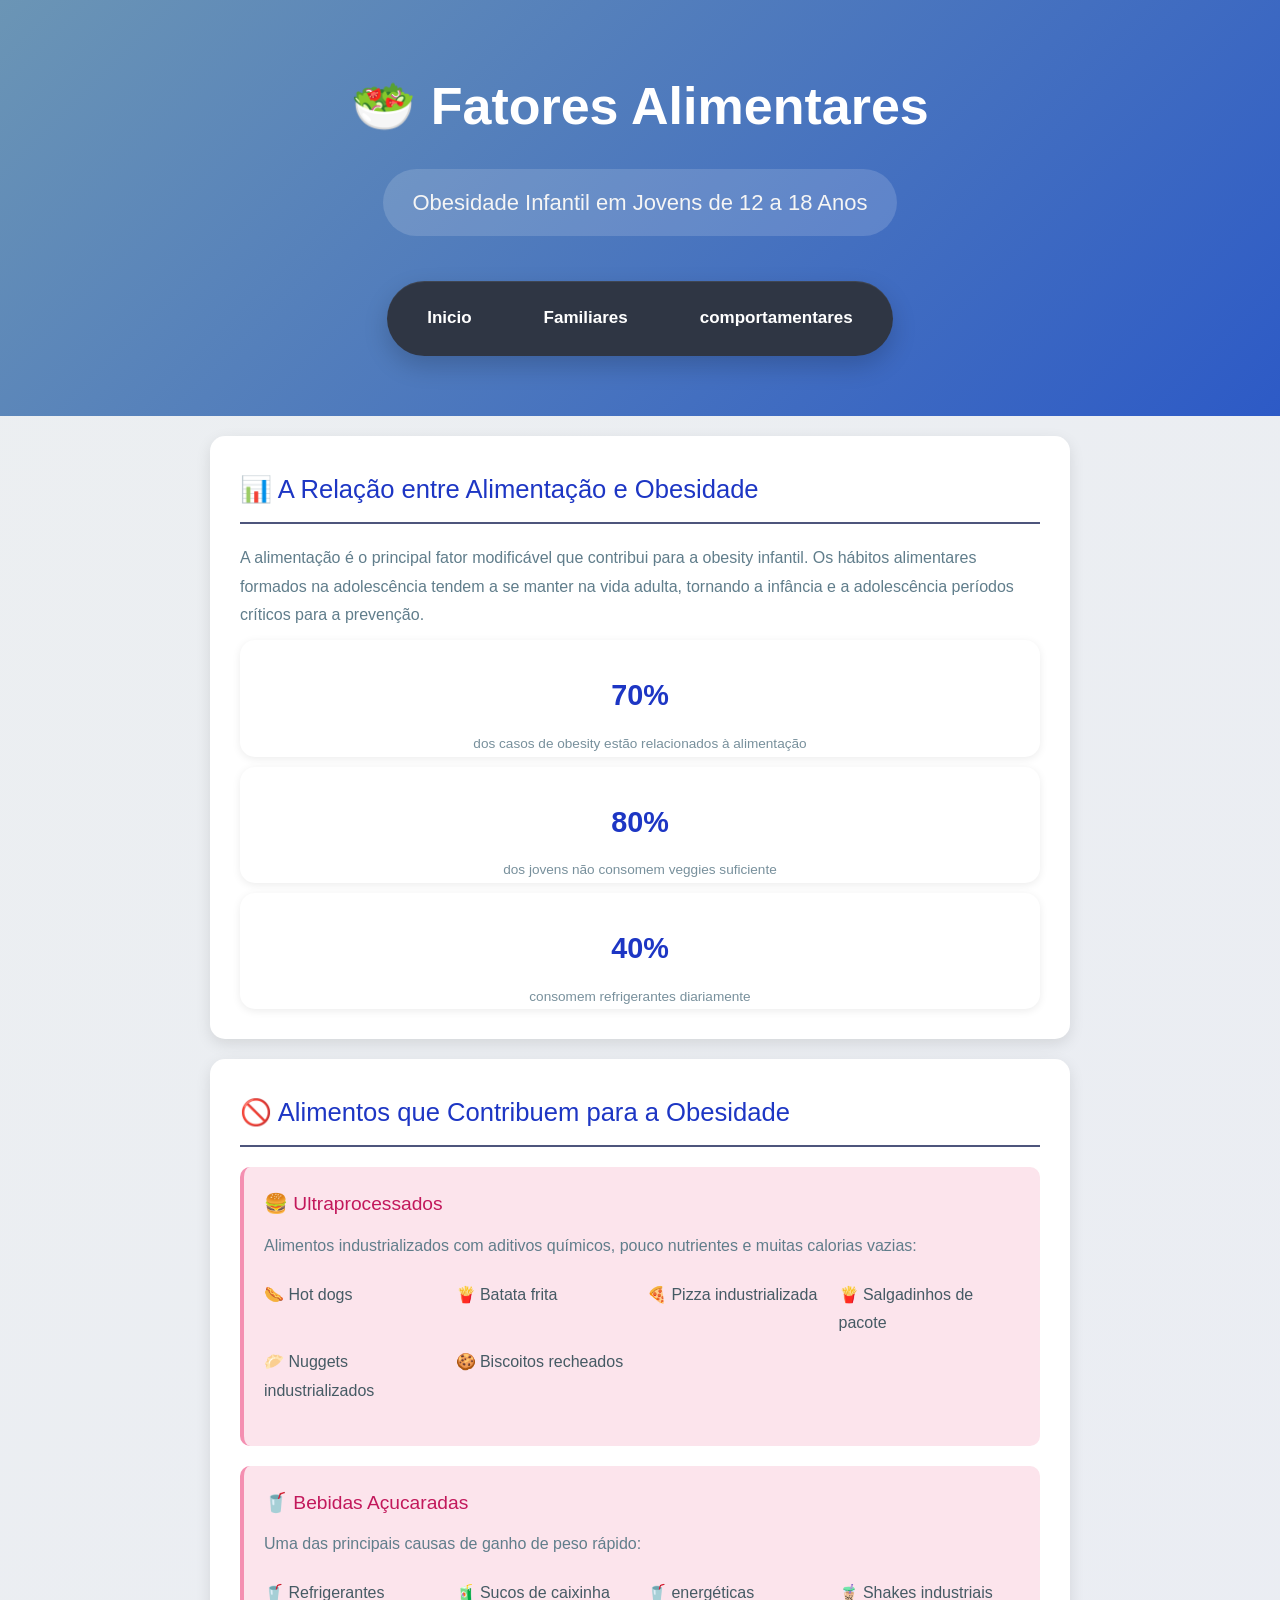
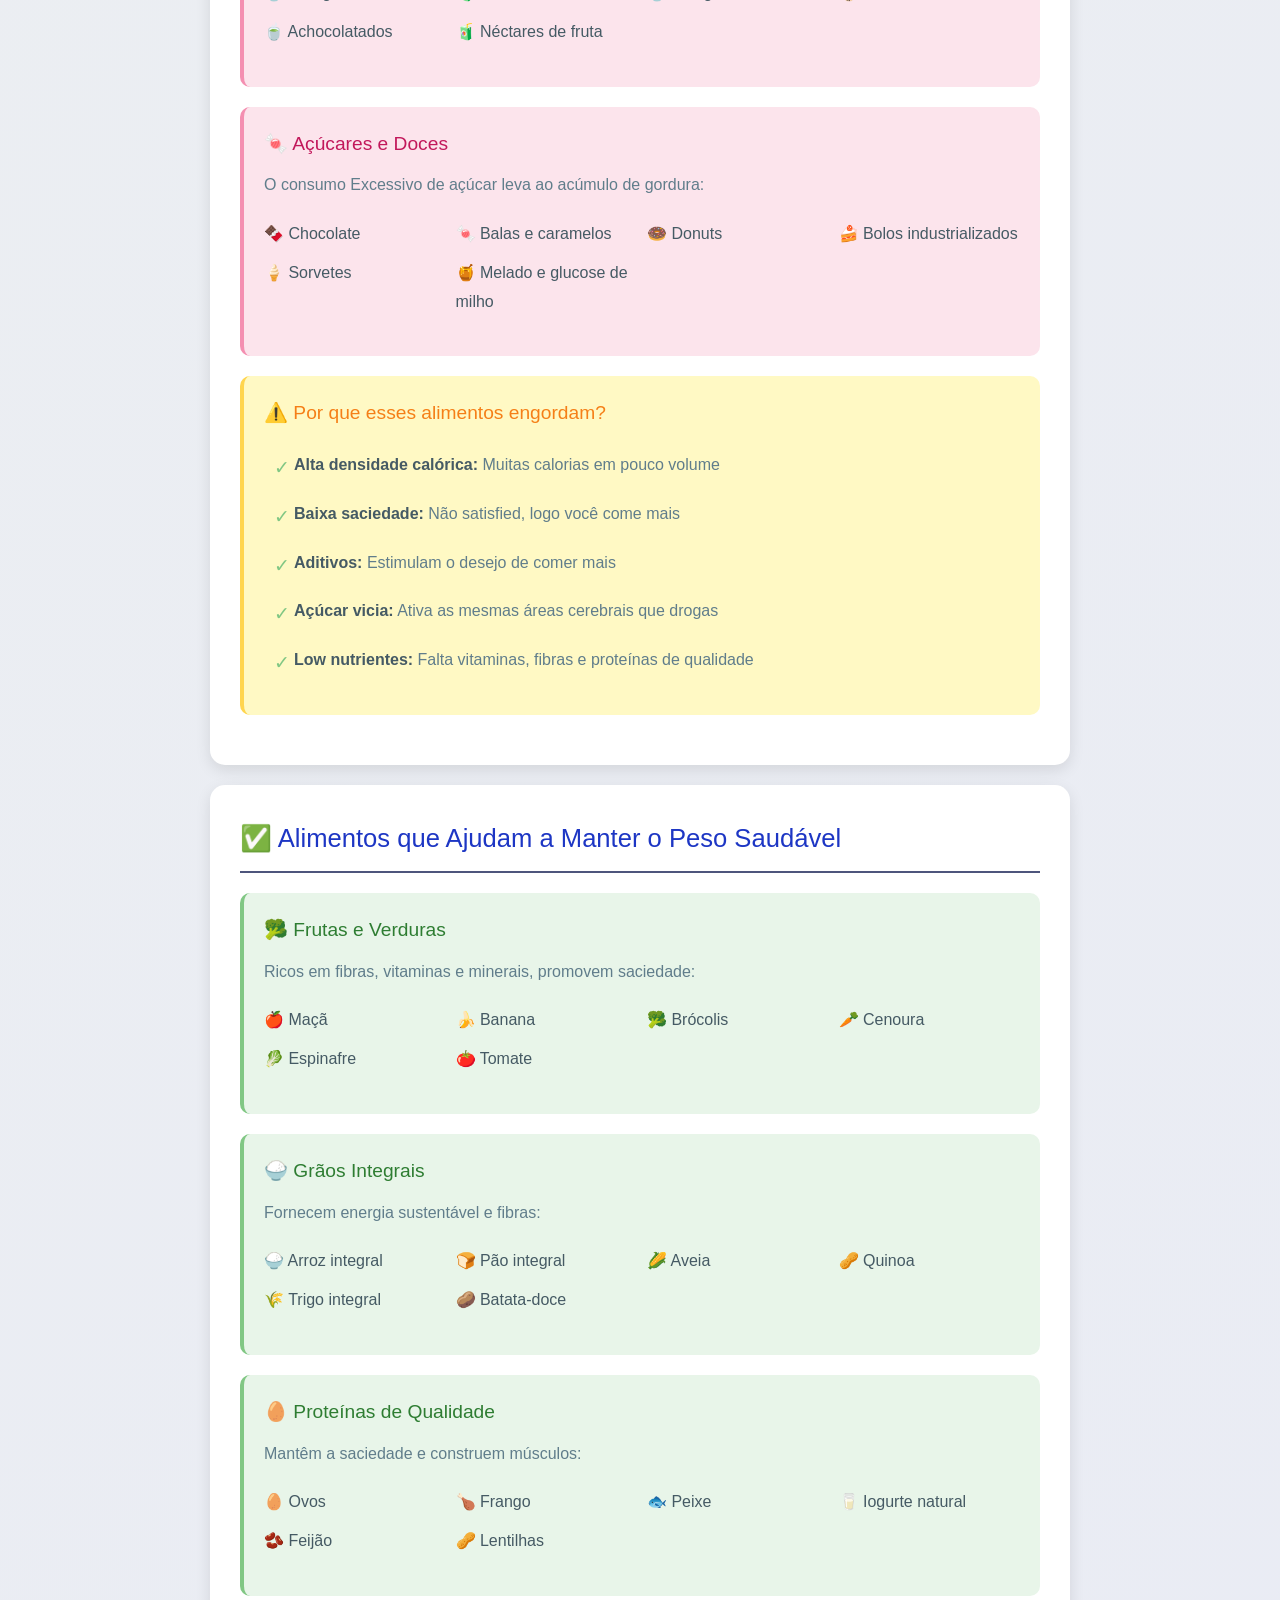
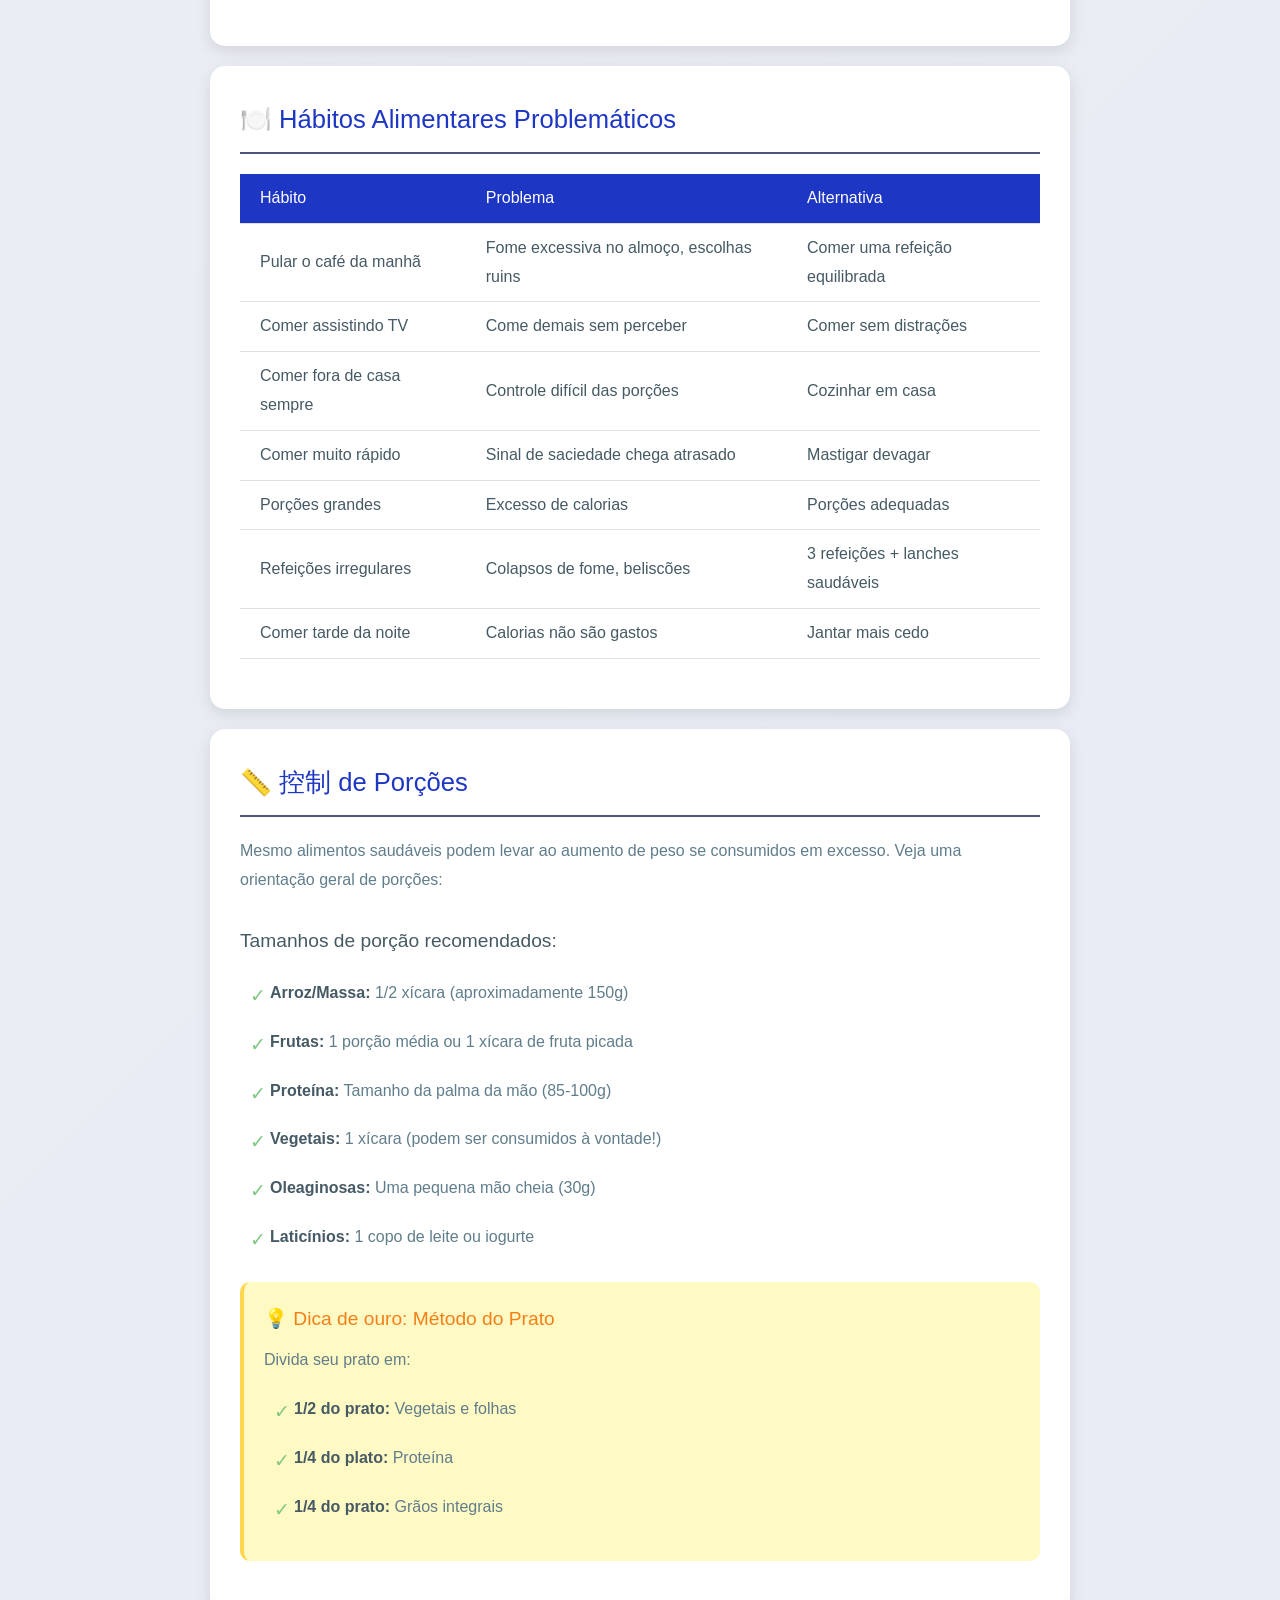
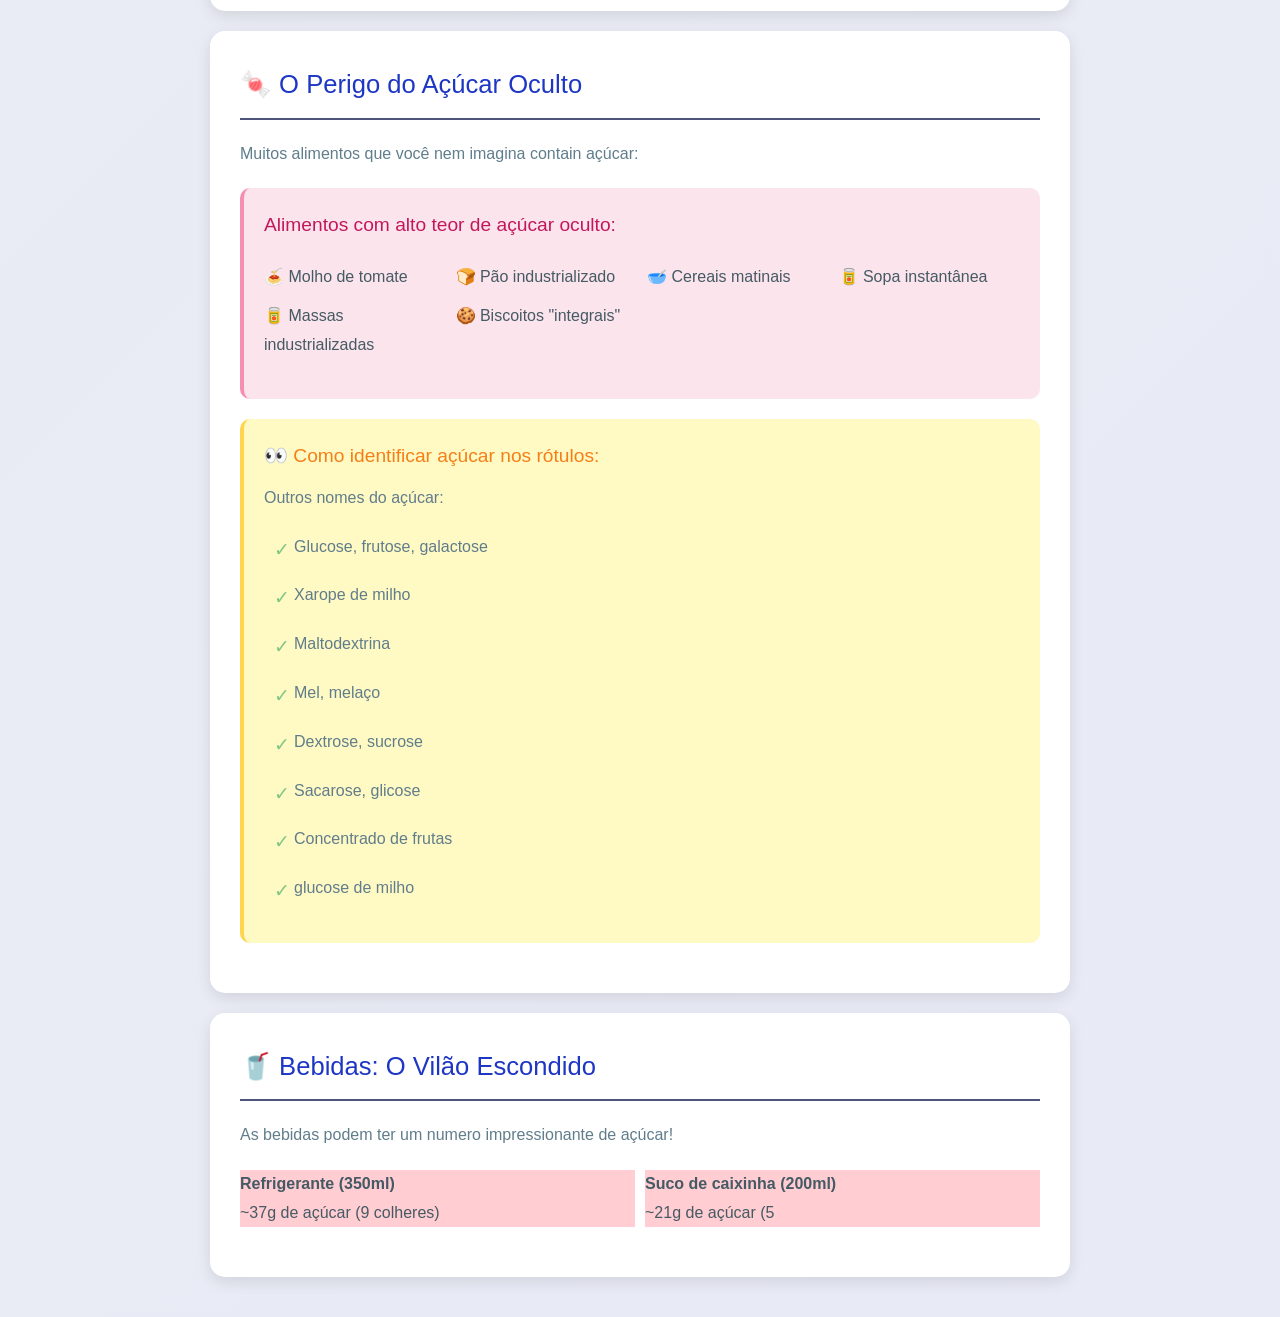
<file: Feira de Ciências/feiradeciencias.html/fatores.html>
<!DOCTYPE html>
<html lang="pt-BR">
<head>
    <meta charset="UTF-8">
    <meta name="viewport" content="width=device-width, initial-scale=1.0">
    <link rel="stylesheet" href="style.css">

</head>
<body>
    <header class="hero">

        <h1>🥗 Fatores Alimentares</h1>
    
        <p class="idade">Obesidade Infantil em Jovens de 12 a 18 Anos</p>
    
        <nav class="navbar">
            <a href="index.html">Inicio</a>
            <a href="familiares.html">Familiares</a>
            <a href="comportamentares.html">comportamentares</a>
            
        </nav>
    
    </header>
    

    <div class="container">

        <!-- Introdução -->
        <div class="card">
            <h2>📊 A Relação entre Alimentação e Obesidade</h2>
            
            <p>A alimentação é o principal fator modificável que contribui para a obesity infantil. Os hábitos alimentares formados na adolescência tendem a se manter na vida adulta, tornando a infância e a adolescência períodos críticos para a prevenção.</p>

            <div class="stat-row">
                <div class="stat-item">
                    <div class="number">70%</div>
                    <div>dos casos de obesity estão relacionados à alimentação</div>
                </div>
                <div class="stat-item">
                    <div class="number">80%</div>
                    <div>dos jovens não consomem veggies suficiente</div>
                </div>
                <div class="stat-item">
                    <div class="number">40%</div>
                    <div>consomem refrigerantes diariamente</div>
                </div>
            </div>
        </div>

        <!-- Principais Villões -->
        <div class="card">
            <h2>🚫 Alimentos que Contribuem para a Obesidade</h2>

            <div class="danger-box">
                <h3>🍔 Ultraprocessados</h3>
                <p>Alimentos industrializados com aditivos químicos, pouco nutrientes e muitas calorias vazias:</p>
                <div class="food-grid">
                    <div class="food-card bad">🌭 Hot dogs</div>
                    <div class="food-card bad">🍟 Batata frita</div>
                    <div class="food-card bad">🍕 Pizza industrializada</div>
                    <div class="food-card bad">🍟 Salgadinhos de pacote</div>
                    <div class="food-card bad">🥟 Nuggets industrializados</div>
                    <div class="food-card bad">🍪 Biscoitos recheados</div>
                </div>
            </div>

            <div class="danger-box">
                <h3>🥤 Bebidas Açucaradas</h3>
                <p>Uma das principais causas de ganho de peso rápido:</p>
                <div class="food-grid">
                    <div class="food-card bad">🥤 Refrigerantes</div>
                    <div class="food-card bad">🧃 Sucos de caixinha</div>
                    <div class="food-card bad">🥤 energéticas</div>
                    <div class="food-card bad">🧋 Shakes industriais</div>
                    <div class="food-card bad">🍵 Achocolatados</div>
                    <div class="food-card bad">🧃 Néctares de fruta</div>
                </div>
            </div>

            <div class="danger-box">
                <h3>🍬 Açúcares e Doces</h3>
                <p>O consumo Excessivo de açúcar leva ao acúmulo de gordura:</p>
                <div class="food-grid">
                    <div class="food-card bad">🍫 Chocolate</div>
                    <div class="food-card bad">🍬 Balas e caramelos</div>
                    <div class="food-card bad">🍩 Donuts</div>
                    <div class="food-card bad">🍰 Bolos industrializados</div>
                    <div class="food-card bad">🍦 Sorvetes</div>
                    <div class="food-card bad">🍯 Melado e glucose de milho</div>
                </div>
            </div>

            <div class="highlight-box">
                <h3>⚠️ Por que esses alimentos engordam?</h3>
                <ul>
                    <li><strong>Alta densidade calórica:</strong> Muitas calorias em pouco volume</li>
                    <li><strong>Baixa saciedade:</strong> Não satisfied, logo você come mais</li>
                    <li><strong>Aditivos:</strong> Estimulam o desejo de comer mais</li>
                    <li><strong>Açúcar vicia:</strong> Ativa as mesmas áreas cerebrais que drogas</li>
                    <li><strong>Low nutrientes:</strong> Falta vitaminas, fibras e proteínas de qualidade</li>
                </ul>
            </div>
        </div>

        <!-- Alimentos Saudáveis -->
        <div class="card">
            <h2>✅ Alimentos que Ajudam a Manter o Peso Saudável</h2>

            <div class="safe-box">
                <h3>🥦 Frutas e Verduras</h3>
                <p>Ricos em fibras, vitaminas e minerais, promovem saciedade:</p>
                <div class="food-grid">
                    <div class="food-card good">🍎 Maçã</div>
                    <div class="food-card good">🍌 Banana</div>
                    <div class="food-card good">🥦 Brócolis</div>
                    <div class="food-card good">🥕 Cenoura</div>
                    <div class="food-card good">🥬 Espinafre</div>
                    <div class="food-card good">🍅 Tomate</div>
                </div>
            </div>

            <div class="safe-box">
                <h3>🍚 Grãos Integrais</h3>
                <p>Fornecem energia sustentável e fibras:</p>
                <div class="food-grid">
                    <div class="food-card good">🍚 Arroz integral</div>
                    <div class="food-card good">🍞 Pão integral</div>
                    <div class="food-card good">🌽 Aveia</div>
                    <div class="food-card good">🥜 Quinoa</div>
                    <div class="food-card good">🌾 Trigo integral</div>
                    <div class="food-card good">🥔 Batata-doce</div>
                </div>
            </div>

            <div class="safe-box">
                <h3>🥚 Proteínas de Qualidade</h3>
                <p>Mantêm a saciedade e construem músculos:</p>
                <div class="food-grid">
                    <div class="food-card good">🥚 Ovos</div>
                    <div class="food-card good">🍗 Frango</div>
                    <div class="food-card good">🐟 Peixe</div>
                    <div class="food-card good">🥛 Iogurte natural</div>
                    <div class="food-card good">🫘 Feijão</div>
                    <div class="food-card good">🥜 Lentilhas</div>
                </div>
            </div>
        </div>

        <!-- Hábitos Alimentares -->
        <div class="card">
            <h2>🍽️ Hábitos Alimentares Problemáticos</h2>

            <table>
                <thead>
                    <tr>
                        <th>Hábito</th>
                        <th>Problema</th>
                        <th>Alternativa</th>
                    </tr>
                </thead>
                <tbody>
                    <tr>
                        <td>Pular o café da manhã</td>
                        <td>Fome excessiva no almoço, escolhas ruins</td>
                        <td>Comer uma refeição equilibrada</td>
                    </tr>
                    <tr>
                        <td>Comer assistindo TV</td>
                        <td>Come demais sem perceber</td>
                        <td>Comer sem distrações</td>
                    </tr>
                    <tr>
                        <td>Comer fora de casa sempre</td>
                        <td>Controle difícil das porções</td>
                        <td>Cozinhar em casa</td>
                    </tr>
                    <tr>
                        <td>Comer muito rápido</td>
                        <td>Sinal de saciedade chega atrasado</td>
                        <td>Mastigar devagar</td>
                    </tr>
                    <tr>
                        <td>Porções grandes</td>
                        <td>Excesso de calorias</td>
                        <td>Porções adequadas</td>
                    </tr>
                    <tr>
                        <td>Refeições irregulares</td>
                        <td>Colapsos de fome, beliscões</td>
                        <td>3 refeições + lanches saudáveis</td>
                    </tr>
                    <tr>
                        <td>Comer tarde da noite</td>
                        <td>Calorias não são gastos</td>
                        <td>Jantar mais cedo</td>
                    </tr>
                </tbody>
            </table>
        </div>

        <!-- Porções e Calorias -->
        <div class="card">
            <h2>📏 控制 de Porções</h2>

            <p>Mesmo alimentos saudáveis podem levar ao aumento de peso se consumidos em excesso. Veja uma orientação geral de porções:</p>

            <h3>Tamanhos de porção recomendados:</h3>
            <ul>
                <li><strong>Arroz/Massa:</strong> 1/2 xícara (aproximadamente 150g)</li>
                <li><strong>Frutas:</strong> 1 porção média ou 1 xícara de fruta picada</li>
                <li><strong>Proteína:</strong> Tamanho da palma da mão (85-100g)</li>
                <li><strong>Vegetais:</strong> 1 xícara (podem ser consumidos à vontade!)</li>
                <li><strong>Oleaginosas:</strong> Uma pequena mão cheia (30g)</li>
                <li><strong>Laticínios:</strong> 1 copo de leite ou iogurte</li>
            </ul>

            <div class="highlight-box">
                <h3>💡 Dica de ouro: Método do Prato</h3>
                <p>Divida seu prato em:</p>
                <ul>
                    <li><strong>1/2 do prato:</strong> Vegetais e folhas</li>
                    <li><strong>1/4 do plato:</strong> Proteína</li>
                    <li><strong>1/4 do prato:</strong> Grãos integrais</li>
                </ul>
            </div>
        </div>

        <!-- Impacto do Açúcar -->
        <div class="card">
            <h2>🍬 O Perigo do Açúcar Oculto</h2>

            <p>Muitos alimentos que você nem imagina contain açúcar:</p>

            <div class="danger-box">
                <h3>Alimentos com alto teor de açúcar oculto:</h3>
                <div class="food-grid">
                    <div class="food-card warning">🍝 Molho de tomate</div>
                    <div class="food-card warning">🍞 Pão industrializado</div>
                    <div class="food-card warning">🥣 Cereais matinais</div>
                    <div class="food-card warning">🥫 Sopa instantânea</div>
                    <div class="food-card warning">🥫 Massas industrializadas</div>
                    <div class="food-card warning">🍪 Biscoitos "integrais"</div>
                </div>
            </div>

            <div class="highlight-box">
                <h3>👀 Como identificar açúcar nos rótulos:</h3>
                <p>Outros nomes do açúcar:</p>
                <ul>
                    <li>Glucose, frutose, galactose</li>
                    <li>Xarope de milho</li>
                    <li>Maltodextrina</li>
                    <li>Mel, melaço</li>
                    <li>Dextrose, sucrose</li>
                    <li>Sacarose, glicose</li>
                    <li>Concentrado de frutas</li>
                    <li> glucose de milho</li>
                </ul>
            </div>
        </div>

        <!-- Bebidas -->
        <div class="card">
            <h2>🥤 Bebidas: O Vilão Escondido</h2>

            <p>As bebidas podem ter um numero impressionante de açúcar!</p>

            <div class="food-grid">
                <div class="food-card warning" style="background: #ffcdd2;">
                    <strong>Refrigerante (350ml)</strong><br>
                    ~37g de açúcar (9 colheres)
                </div>
                <div class="food-card warning" style="background: #ffcdd2;">
                    <strong>Suco de caixinha (200ml)</strong><br>
                    ~21g de açúcar (5
</file>
<file: Feira de Ciências/feiradeciencias.html/style.css>
/* ====================================
   CSS SUAVE PARA OBESIDADE INFANTIL
   Cores Pastel e Relaxantes
   ==================================== */

/* Reset básico */
* {
    margin: 0;
    padding: 0;
    box-sizing: border-box;
}

:root {
    /* Paleta de cores suaves */
    --cor-primaria: #1d36c4;          /* Azul indigo suave */
    --cor-secundaria: #4d557c;        /* Azul mais claro */
    --cor-terciaria: #9575cd;          /* Roxo suave */
    --cor-accent: #64b5f6;            /* Azul céu suave */
    
    /* Cores de fundo */
    --fundo-principal: #f5f5f5;       /* Cinza muito claro */
    --fundo-card: #ffffff;            /* Branco */
    --fundo-gradiente: linear-gradient(135deg, #eceff1 0%, #e8eaf6 100%);
    
    /* Cores de alerta */
    --alerta-suave: #fff9c4;          /* Amarelo suave */
    --alerta-borda: #ffd54f;          /* Amarelo mostarda */
    --perigo-suave: #fce4ec;           /* Rosa muito claro */
    --perigo-borda: #f48fb1;          /* Rosa suave */
    --sucesso-suave: #e8f5e9;         /* Verde muito claro */
    --sucesso-borda: #81c784;        /* Verde suave */
    --info-suave: #e3f2fd;            /* Azul muito claro */
    --info-borda: #64b5f6;            /* Azul suave */
    
    /* Cores de texto */
    --texto-principal: #455a64;       /* Cinza azulado escuro */
    --texto-secundario: #607d8b;      /* Cinza azulado */
    --texto-claro: #78909c;          /* Cinza azulado claro */
    --texto-whats: #ffffff;
    
    /* Cores de headers */
    --header-fundo: linear-gradient(135deg, #07515785, #2143b4);
    --footer-fundo: #37474f;
    
    /* Espaçamento */
    --espaco-pequeno: 10px;
    --espaco-medio: 20px;
    --espaco-grande: 30px;
    --espaco-muito-grande: 40px;
    
    /* Bordas */
    --borda-raio: 15px;
    --borda-raio-pequeno: 10px;
    
    /* Sombras */
    --sombra-suave: 0 2px 8px rgba(0,0,0,0.08);
    --sombra-media: 0 5px 15px rgba(0,0,0,0.1);
    --sombra-forte: 0 10px 30px rgba(0,0,0,0.12);
    
    /* Transições */
    --transicao-suave: all 0.3s ease;
}

/* ====================================
   BODY E ESTRUTURA PRINCIPAL
   ==================================== */

body {
    font-family: 'Segoe UI', 'Roboto', 'Helvetica Neue', Arial, sans-serif;
    line-height: 1.8;
    color: var(--texto-principal);
    background: var(--fundo-gradiente);
    min-height: 100vh;
}

/* ====================================
   HEADER
   ==================================== */

   .hero{
    display:flex;
    flex-direction:column;
    align-items:center;
    justify-content:center;

    text-align:center;

    padding:60px 20px;

    background:linear-gradient(135deg,#6b95b5,#2d5ac6);
}

.hero h1{
    color:#fff;
    font-size:52px;
    margin-bottom:15px;
}

.hero p{
    color:#f5f5f5;
    font-size:22px;
    margin-bottom:20px;
}

.idade{
    background:rgba(255,255,255,.15);
    color:#fff;

    padding:14px 30px;
    border-radius:999px;

    font-size:18px;

    margin-bottom:25px;
}

.navbar{
    display: flex;
    align-items: center;
    justify-content: center;
    gap: 8px;

    background: #2f3644;
    padding: 8px;
    border-radius: 999px;

    width: fit-content;
    margin: 25px auto 0;

    box-shadow:
        0 10px 25px rgba(0,0,0,.18),
        inset 0 1px 0 rgba(255,255,255,.08);
}

/* Links */
.navbar a{
    color: #ffffff;
    text-decoration: none;
    font-size: 17px;
    font-weight: 600;

    padding: 14px 32px;
    border-radius: 999px;

    transition: all .3s ease;
}

/* Hover */
.navbar a:hover{
    background: rgba(255,255,255,.08);
}

/* Botão ativo */
.navbar a.active{
    background: linear-gradient(180deg,#3d7dff,#2563eb);
    color: #fff;

    box-shadow:
        0 8px 18px rgba(37,99,235,.45),
        inset 0 1px 0 rgba(255,255,255,.25);
}

/* ====================================
   CONTAINER E CARDS
   ==================================== */

.container {
    max-width: 900px;
    margin: 0 auto;
    padding: var(--espaco-medio);
}

.card {
    background: var(--fundo-card);
    border-radius: var(--borda-raio);
    padding: var(--espaco-grande);
    margin-bottom: var(--espaco-medio);
    box-shadow: var(--sombra-media);
    transition: var(--transicao-suave);
}

.card:hover {
    box-shadow: var(--sombra-forte);
    transform: translateY(-2px);
}

/* Títulos dos cards */
.card h2 {
    color: var(--cor-primaria);
    font-size: 1.6em;
    font-weight: 500;
    margin-bottom: var(--espaco-medio);
    padding-bottom: var(--espaco-pequeno);
    border-bottom: 2px solid var(--cor-secundaria);
}

.card h3 {
    color: var(--texto-principal);
    font-size: 1.2em;
    font-weight: 500;
    margin: var(--espaco-grande) 0 var(--espaco-pequeno);
}

.card p {
    color: var(--texto-secundario);
    margin-bottom: var(--espaco-pequeno);
}

/* ====================================
   CAIXAS DE INFORMAÇÃO
   ==================================== */

/* Caixa de destaque/amarelo */
.highlight-box,
.tip-box {
    background: var(--alerta-suave);
    border-left: 4px solid var(--alerta-borda);
    padding: var(--espaco-medio);
    border-radius: var(--borda-raio-pequeno);
    margin: var(--espaco-medio) 0;
}

.highlight-box h3,
.tip-box h3 {
    color: #f57f17;
    margin-top: 0;
}

/* Caixa de danger/vermelho suave */
.warning-box,
.danger-box {
    background: var(--perigo-suave);
    border-left: 4px solid var(--perigo-borda);
    padding: var(--espaco-medio);
    border-radius: var(--borda-raio-pequeno);
    margin: var(--espaco-medio) 0;
}

.warning-box h3,
.danger-box h3 {
    color: #c2185b;
    margin-top: 0;
}

/* Caixa de sucesso/verde */
.safe-box,
.tip-box {
    background: var(--sucesso-suave);
    border-left: 4px solid var(--sucesso-borda);
    padding: var(--espaco-medio);
    border-radius: var(--borda-raio-pequeno);
    margin: var(--espaco-medio) 0;
}

.safe-box h3 {
    color: #2e7d32;
    margin-top: 0;
}

/* Caixa de informação */
.info-box {
    background: var(--info-suave);
    border-left: 4px solid var(--info-borda);
    padding: var(--espaco-medio);
    border-radius: var(--borda-raio-pequeno);
    margin: var(--espaco-medio) 0;
}

.info-box h3 {
    color: var(--cor-primaria);
    margin-top: 0;
}

/* ====================================
   LISTAS
   ==================================== */

ul {
    list-style: none;
    padding-left: 0;
    margin: var(--espaco-pequeno) 0;
}

ul li {
    padding: var(--espaco-pequeno) 0 var(--espaco-pequeno) 30px;
    position: relative;
    color: var(--texto-secundario);
}

ul li::before {
    content: "•";
    position: absolute;
    left: 10px;
    color: var(--cor-secundaria);
    font-size: 1.2em;
}

/* Listas com check */
ul li::before {
    content: "✓";
    color: var(--sucesso-borda);
}

/* ====================================
   ESTATÍSTICAS
   ==================================== */

.stat-row,
.stat-box {
    justify-content: space-around;
    flex-wrap: wrap;
}

.stat-item,
.stat {
    text-align: center;
    background: var(--fundo-card);
    border-radius: var(--borda-raio);
    box-shadow: var(--sombra-suave);
    min-width: 140px;
}

.stat-item .number,
.stat .number {
    font-size: 1.8em;
    font-weight: 600;
    padding-top: 30px;
    color: var(--cor-primaria);
}

.stat-item div,
.stat .label {
    font-size: 0.85em;
    color: var(--texto-claro);
    margin-top: var(--espaco-pequeno);
}

/* ====================================
   GRADES DE ÍCONES
   ==================================== */

.icon-grid,
.food-grid,
.food-list {
    display: grid;
    grid-template-columns: repeat(auto-fit, minmax(160px, 1fr));
    gap: var(--espaco-pequeno);
    margin: var(--espaco-medio) 0;
}

.icon-card,
.food-item {
    padding: var(--espaco-medio);
    border-radius: var(--borda-raio-pequeno);
    text-align: center;
    transition: var(--transicao-suave);
}

.icon-card:hover,
.food-item:hover {
    transform: translateY(-3px);
    box-shadow: var(--sombra-suave);
}

.icon-card .icon {
    font-size: 2em;
    margin-bottom: 8px;
}

/* Cores dos food-items */
.food-item.good,
.icon-card.good {
    background: var(--sucesso-suave);
    border: 1px solid var(--sucesso-borda);
    color: #558b2f;
}

.food-item.avoid,
.icon-card.bad {
    background: var(--perigo-suave);
    border: 1px solid var(--perigo-borda);
    color: #ad1457;
}

.food-item.warning,
.icon-card.warning {
    background: var(--alerta-suave);
    border: 1px solid var(--alerta-borda);
    color: #f57f17;
}

/* ====================================
   TABELAS
   ==================================== */

table {
    width: 100%;
    border-collapse: collapse;
    margin: var(--espaco-medio) 0;
}

th, td {
    padding: var(--espaco-pequeno) var(--espaco-medio);
    text-align: left;
    border-bottom: 1px solid #e0e0e0;
}

th {
    background: var(--cor-primaria);
    color: var(--texto-whats);
    font-weight: 500;
}

tr:hover {
    background: #fafafa;
}

/* ====================================
   RODAPÉ
   ==================================== */

footer {
    background: var(--footer-fundo);
    color: #b0bec5;
    text-align: center;
    padding: var(--espaco-grande);
    margin-top: var(--espaco-grande);
}

footer p {
    margin-bottom: var(--espaco-pequeno);
}

footer em {
    color: #78909c;
}

/* ====================================
   RESPONSIVIDADE
   ==================================== */

@media (max-width: 600px) {
    :root {
        --espaco-grande: 20px;
        --espaco-medio: 15px;
    }
    
    header h1 {
        font-size: 1.7em;
    }
    
    header p {
        font-size: 1em;
    }
    
    .card {
        padding: var(--espaco-medio);
    }
    
    .card h2 {
        font-size: 1.4em;
    }
    
    .stat-item,
    .stat {
        min-width: 100px;
        padding: var(--espaco-pequeno);
    }
    
    .stat-item .number,
    .stat .number {
        font-size: 1.4em;
    }
    
    .icon-grid,
    .food-grid {
        grid-template-columns: repeat(2, 1fr);
    }
}

/* ====================================
   ANIMAÇÕES SUAVES
   ==================================== */

@keyframes fadeIn {
    from {
        opacity: 0;
        transform: translateY(10px);
    }
    to {
        opacity: 1;
        transform: translateY(0);
    }
}

.card {
    animation: fadeIn 0.4s ease-out;
}

/* ====================================
   TIPOGRAFIA
   ==================================== */

strong {
    color: var(--texto-principal);
    font-weight: 600;
}

em {
    color: var(--texto-claro);
    font-style: italic;
}

/* Links */
a {
    color: var(--cor-primaria);
    text-decoration: none;
    transition: var(--transicao-suave);
}

a:hover {
    color: var(--cor-terciaria);
    text-decoration: underline;
}

/* ====================================
   BOTÕES (se necessário)
   ==================================== */

.botao {
    display: inline-block;
    background: var(--cor-primaria);
    color: var(--texto-whats);
    padding: 12px 25px;
    border-radius: var(--borda-raio);
    border: none;
    cursor: pointer;
    font-size: 1em;
    transition: var(--transicao-suave);
}

.botao:hover {
    background: var(--cor-secundaria);
    transform: translateY(-2px);
    box-shadow: var(--sombra-media);
}

/* ====================================
   ESCROLLBAR PERSONALIZADA
   ==================================== */

::-webkit-scrollbar {
    width: 10px;
}

::-webkit-scrollbar-track {
    background: #f1f1f1;
}

::-webkit-scrollbar-thumb {
    background: var(--cor-secundaria);
    border-radius: 5px;
}

::-webkit-scrollbar-thumb:hover {
    background: var(--cor-primaria);
}

/* ====================================
   SELEÇÃO DE TEXTO
   ==================================== */

::selection {
    background: var(--cor-secundaria);
    color: var(--texto-whats);
}
</file>
